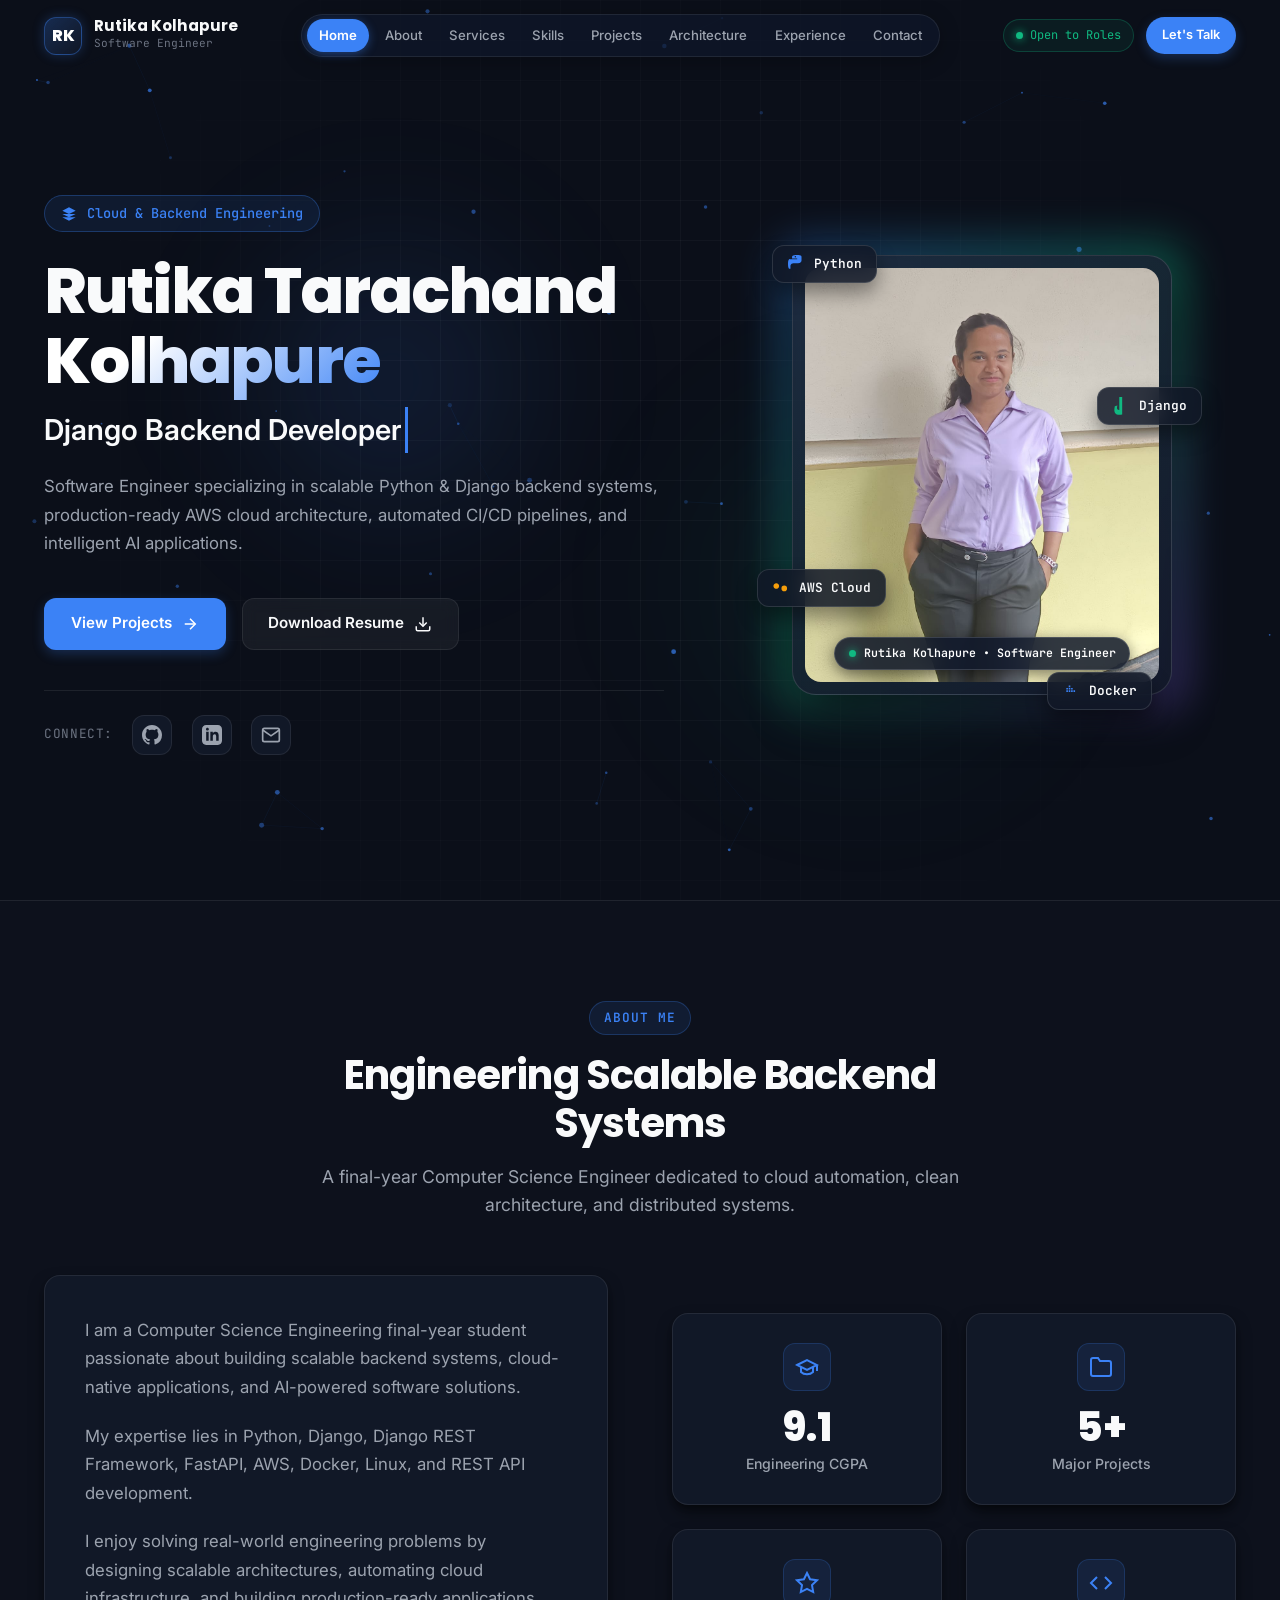
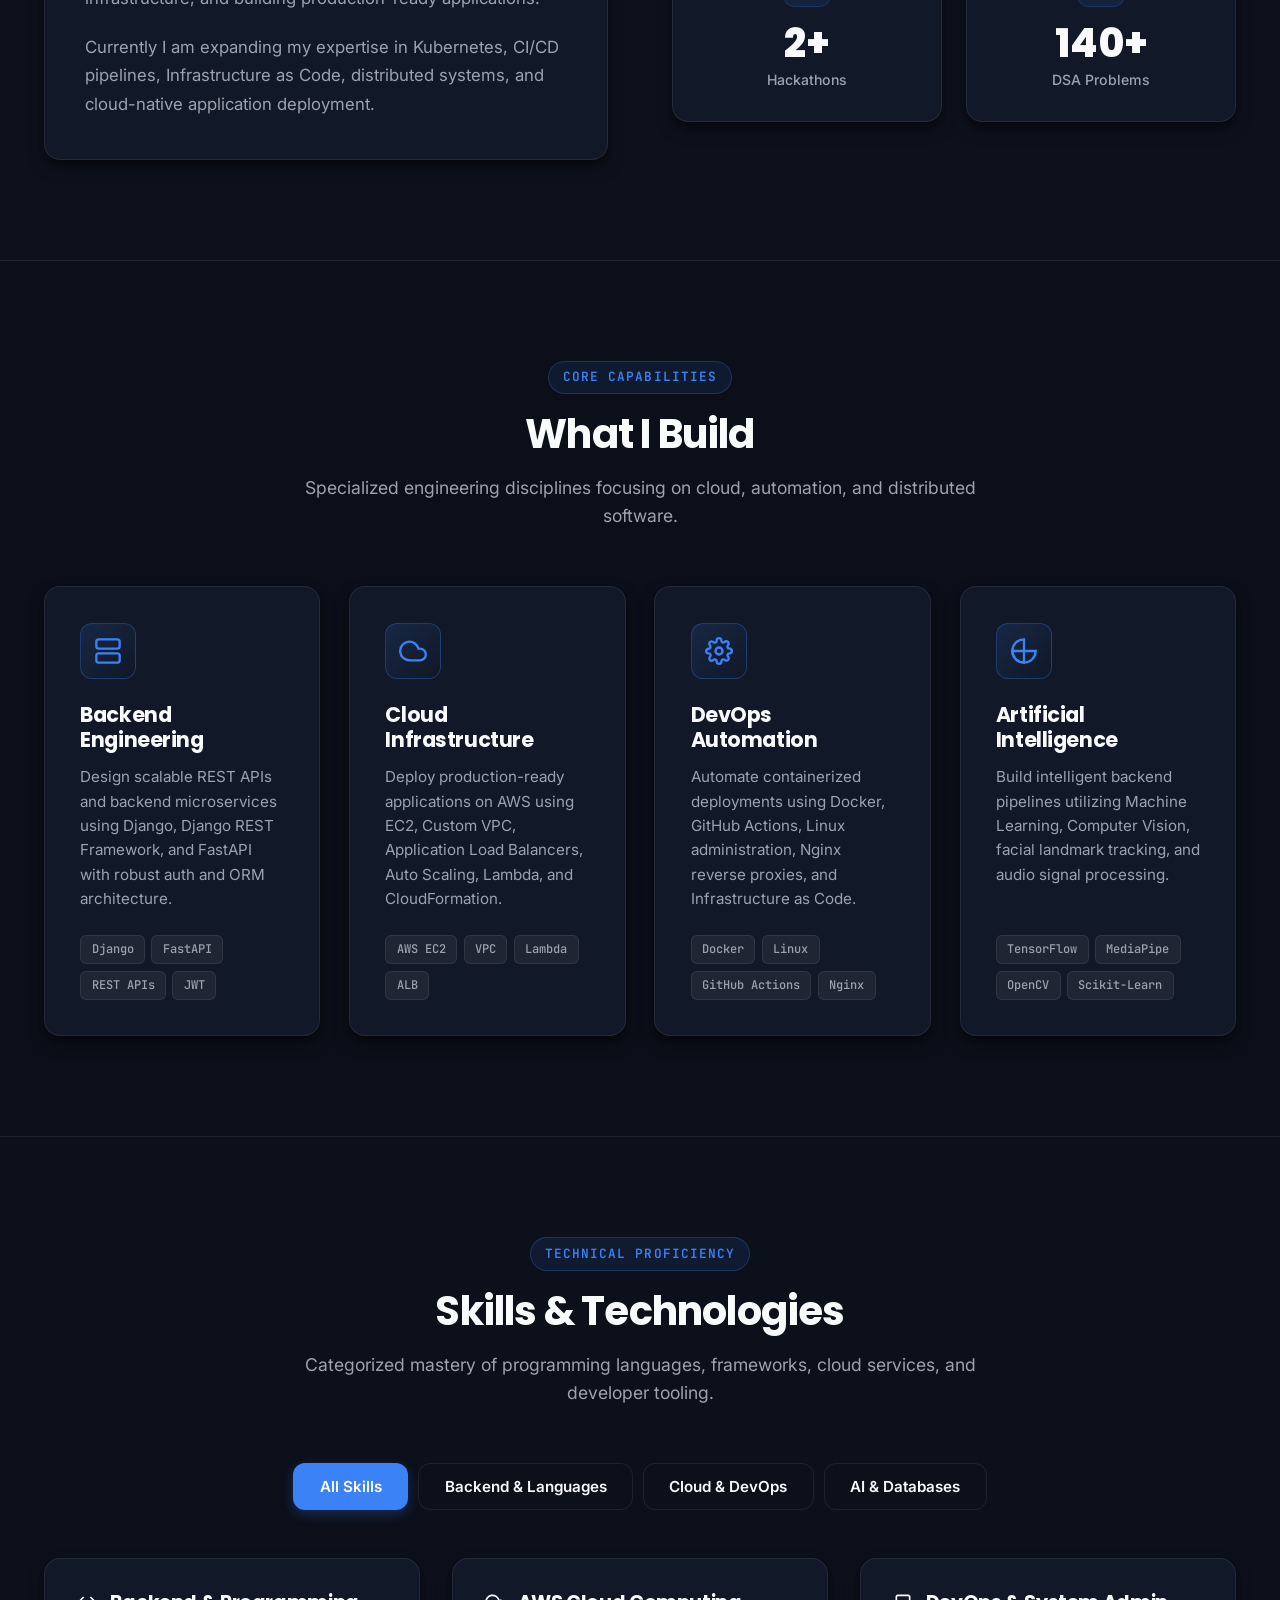
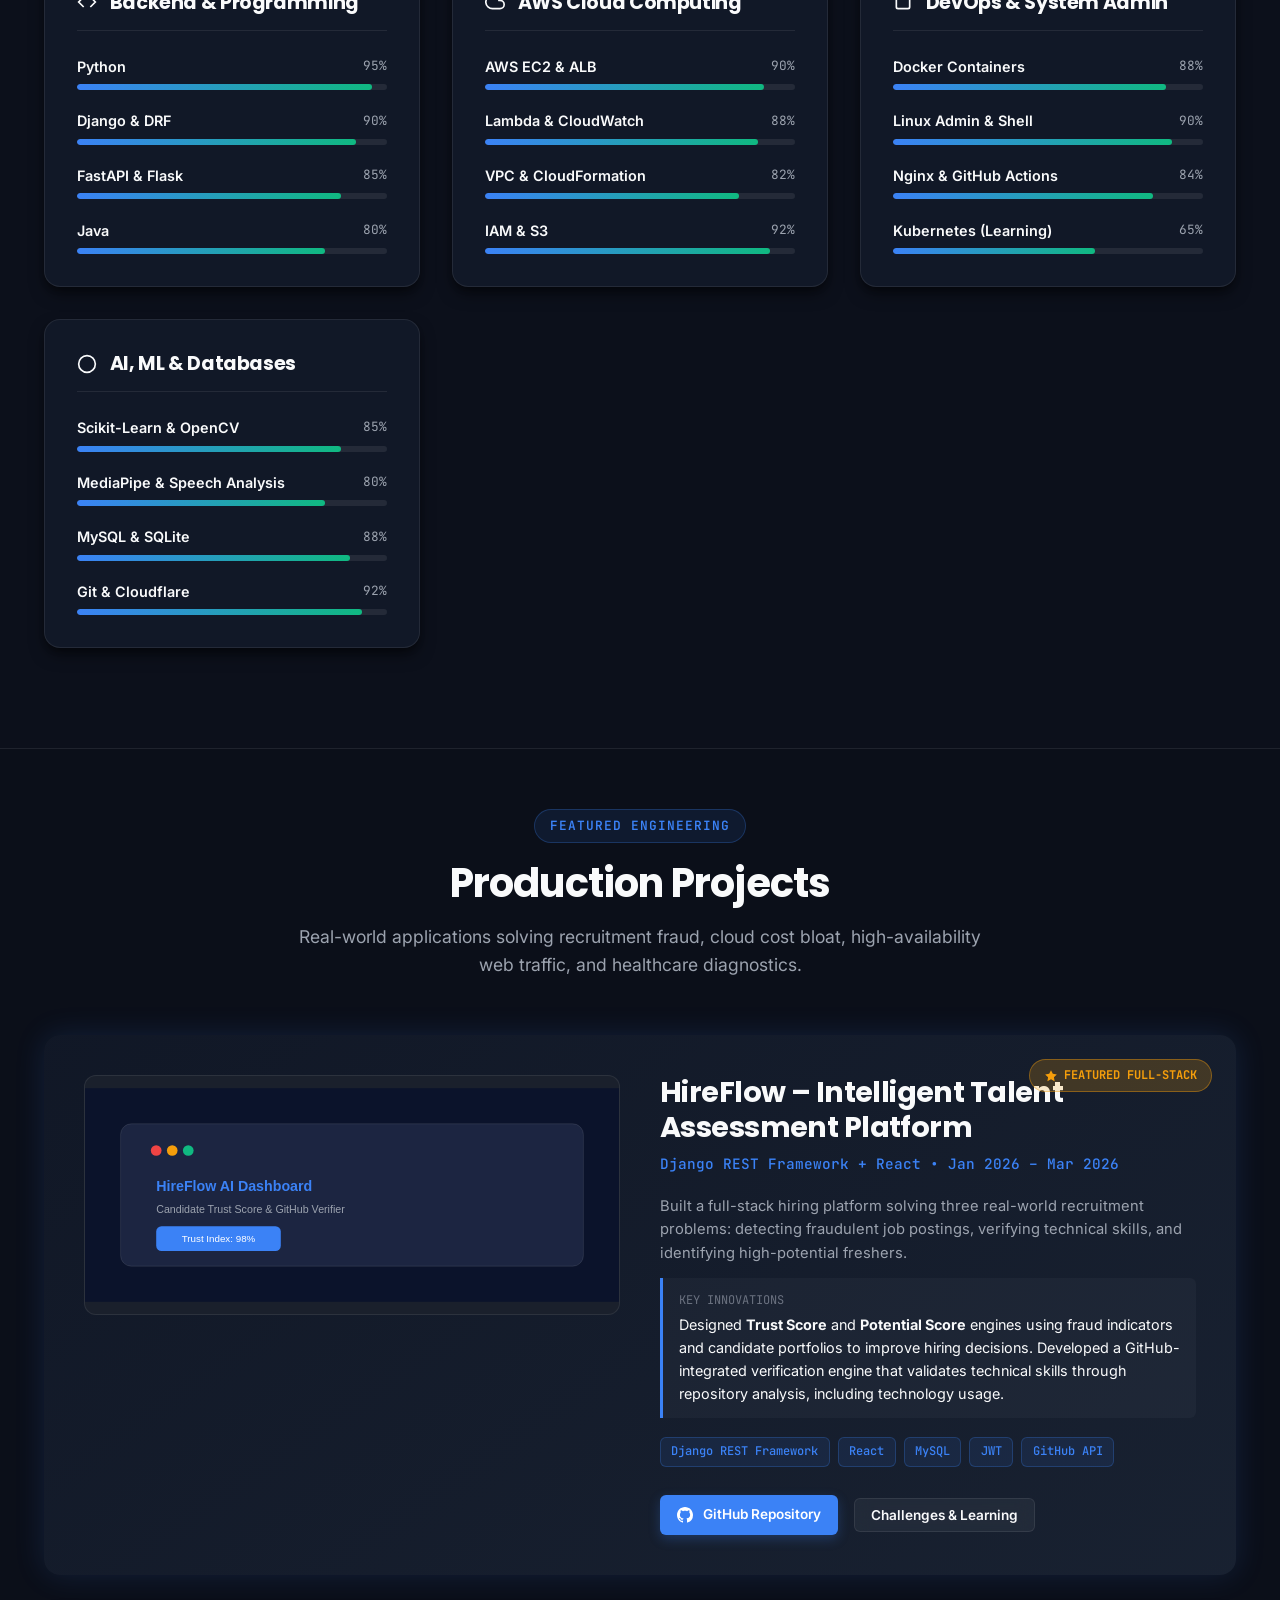
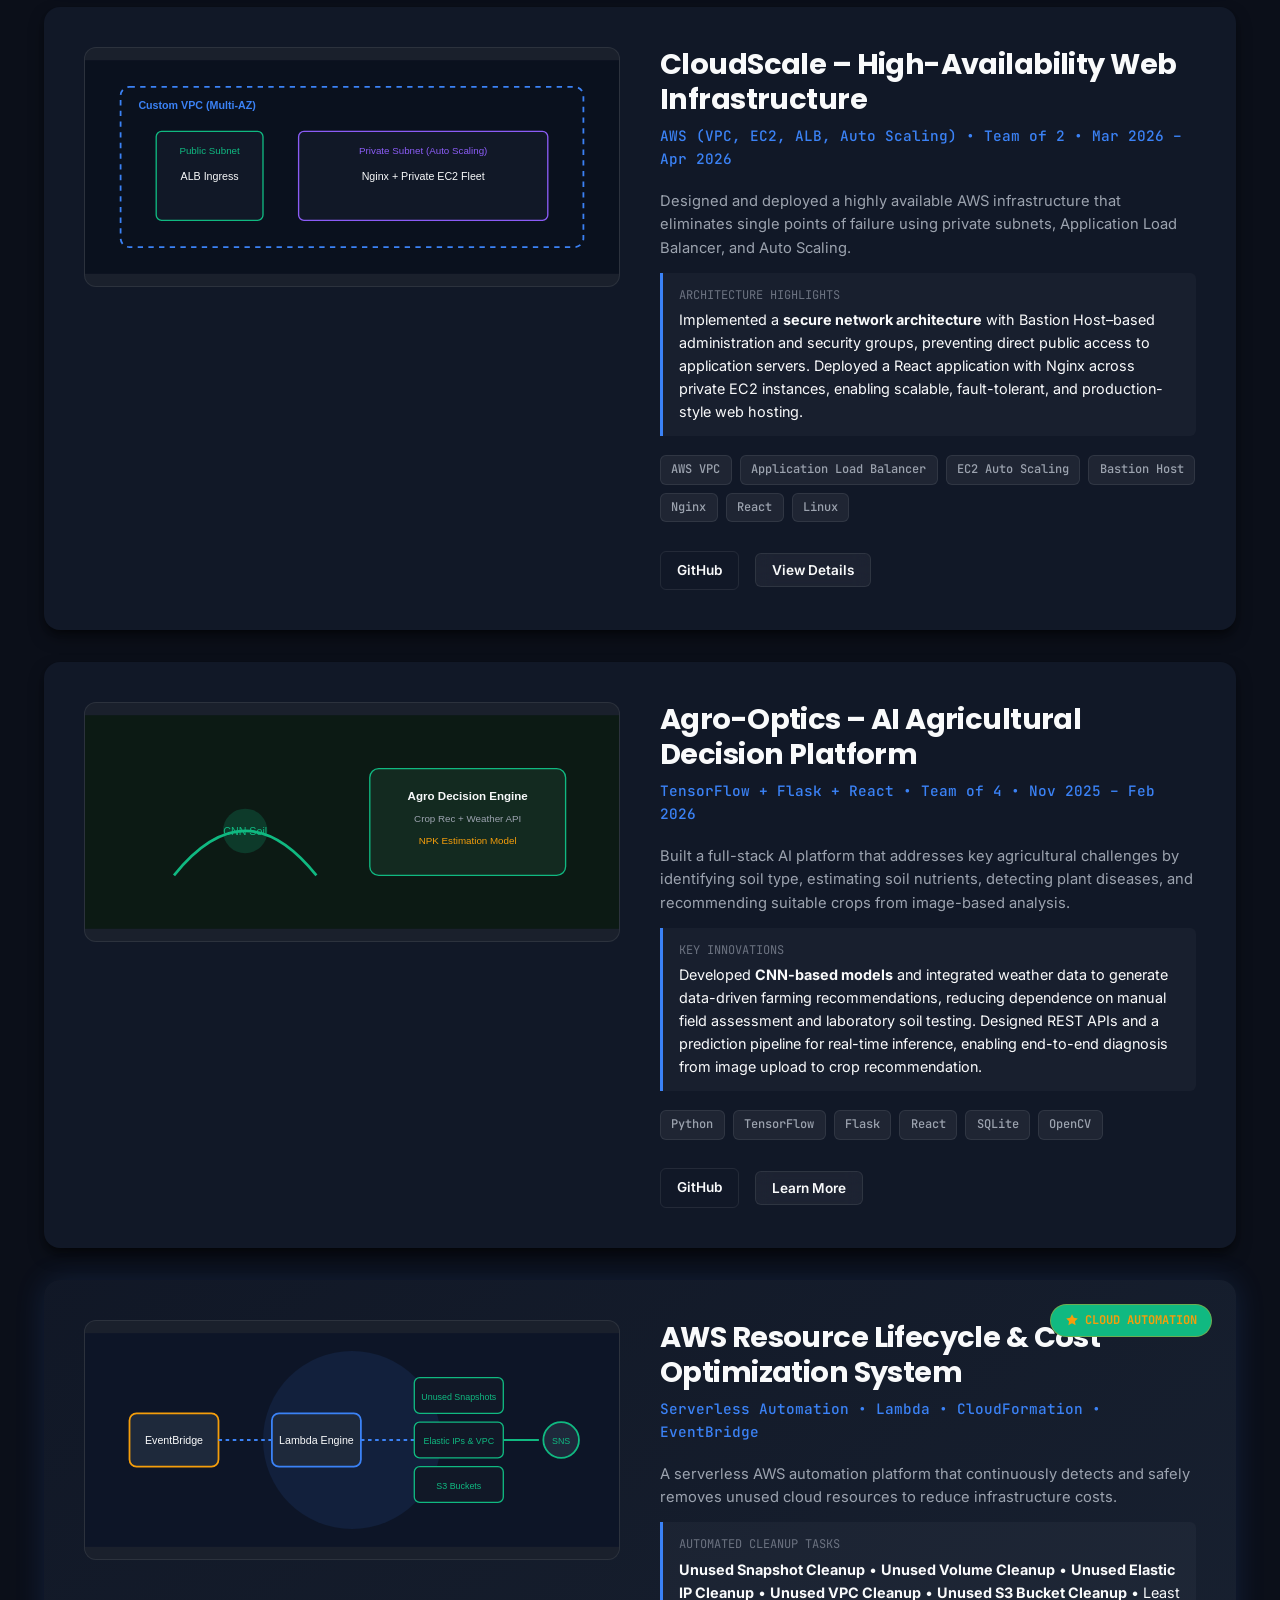
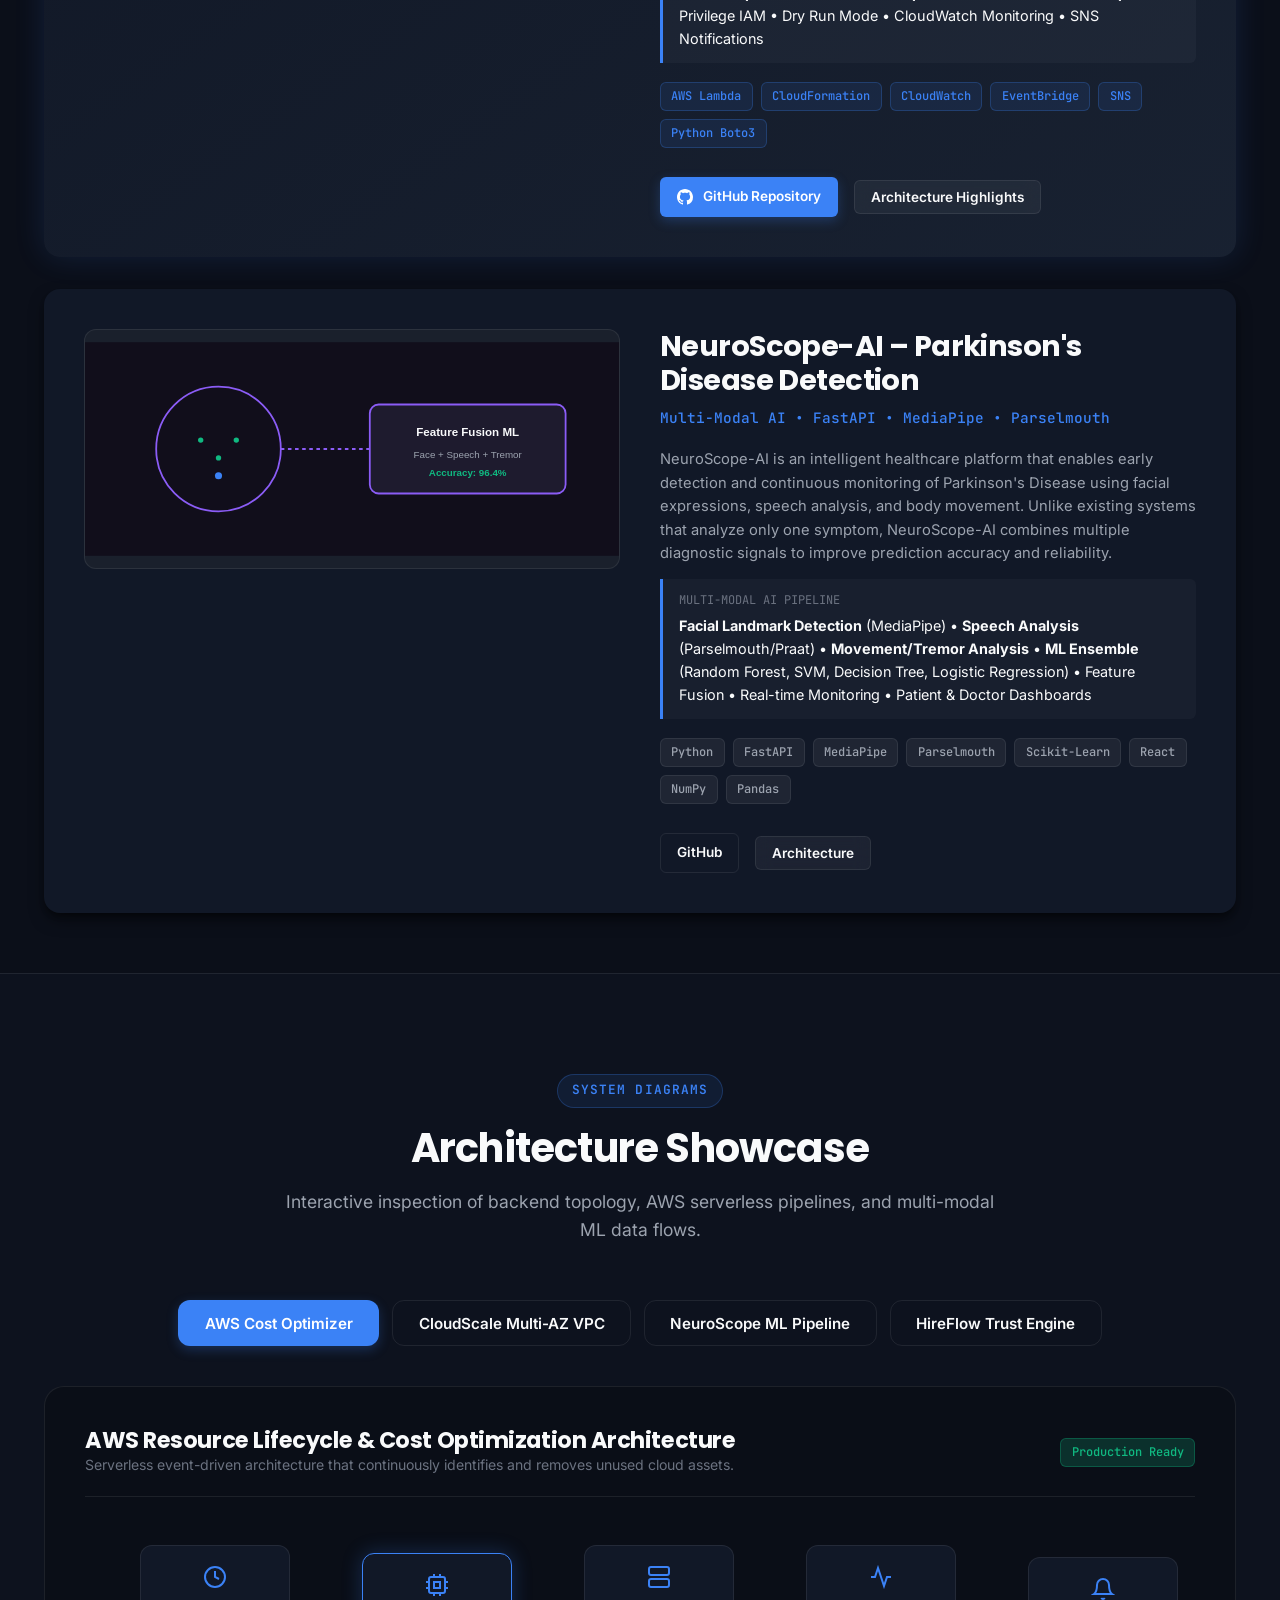
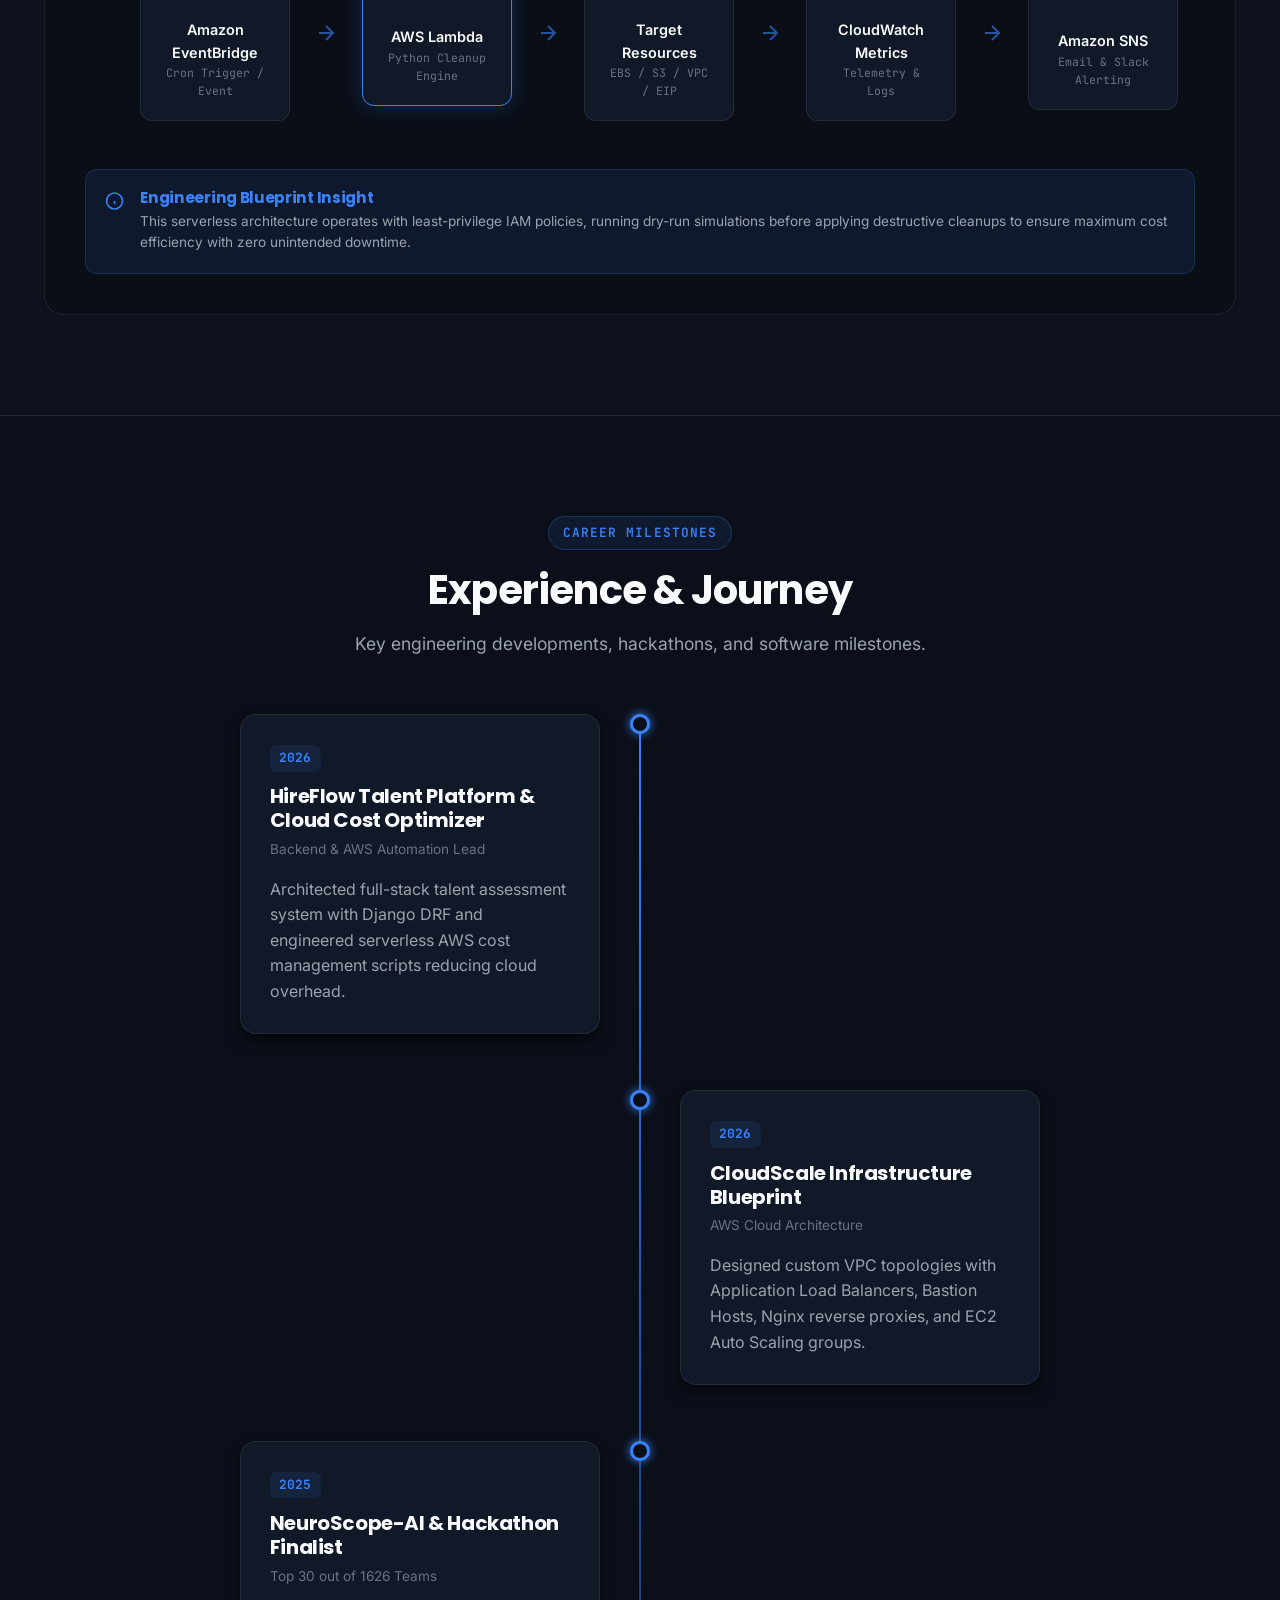
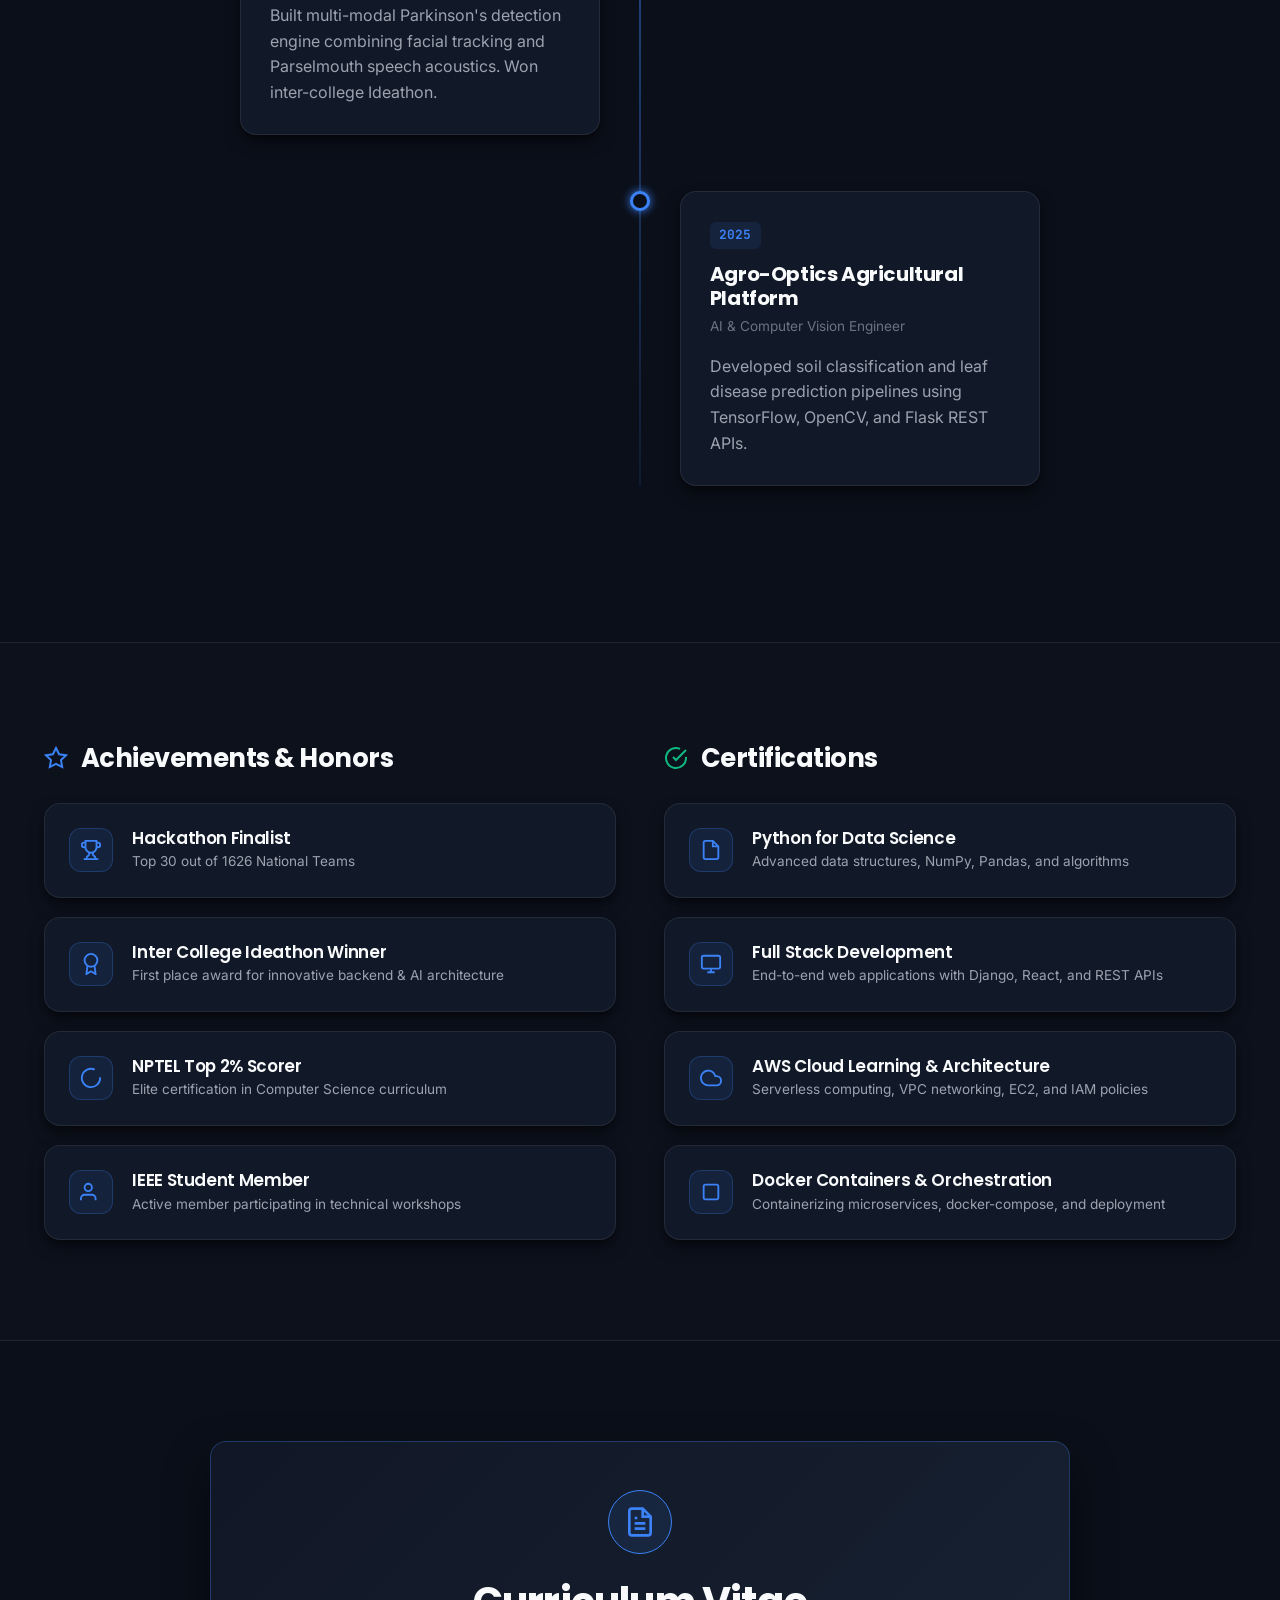
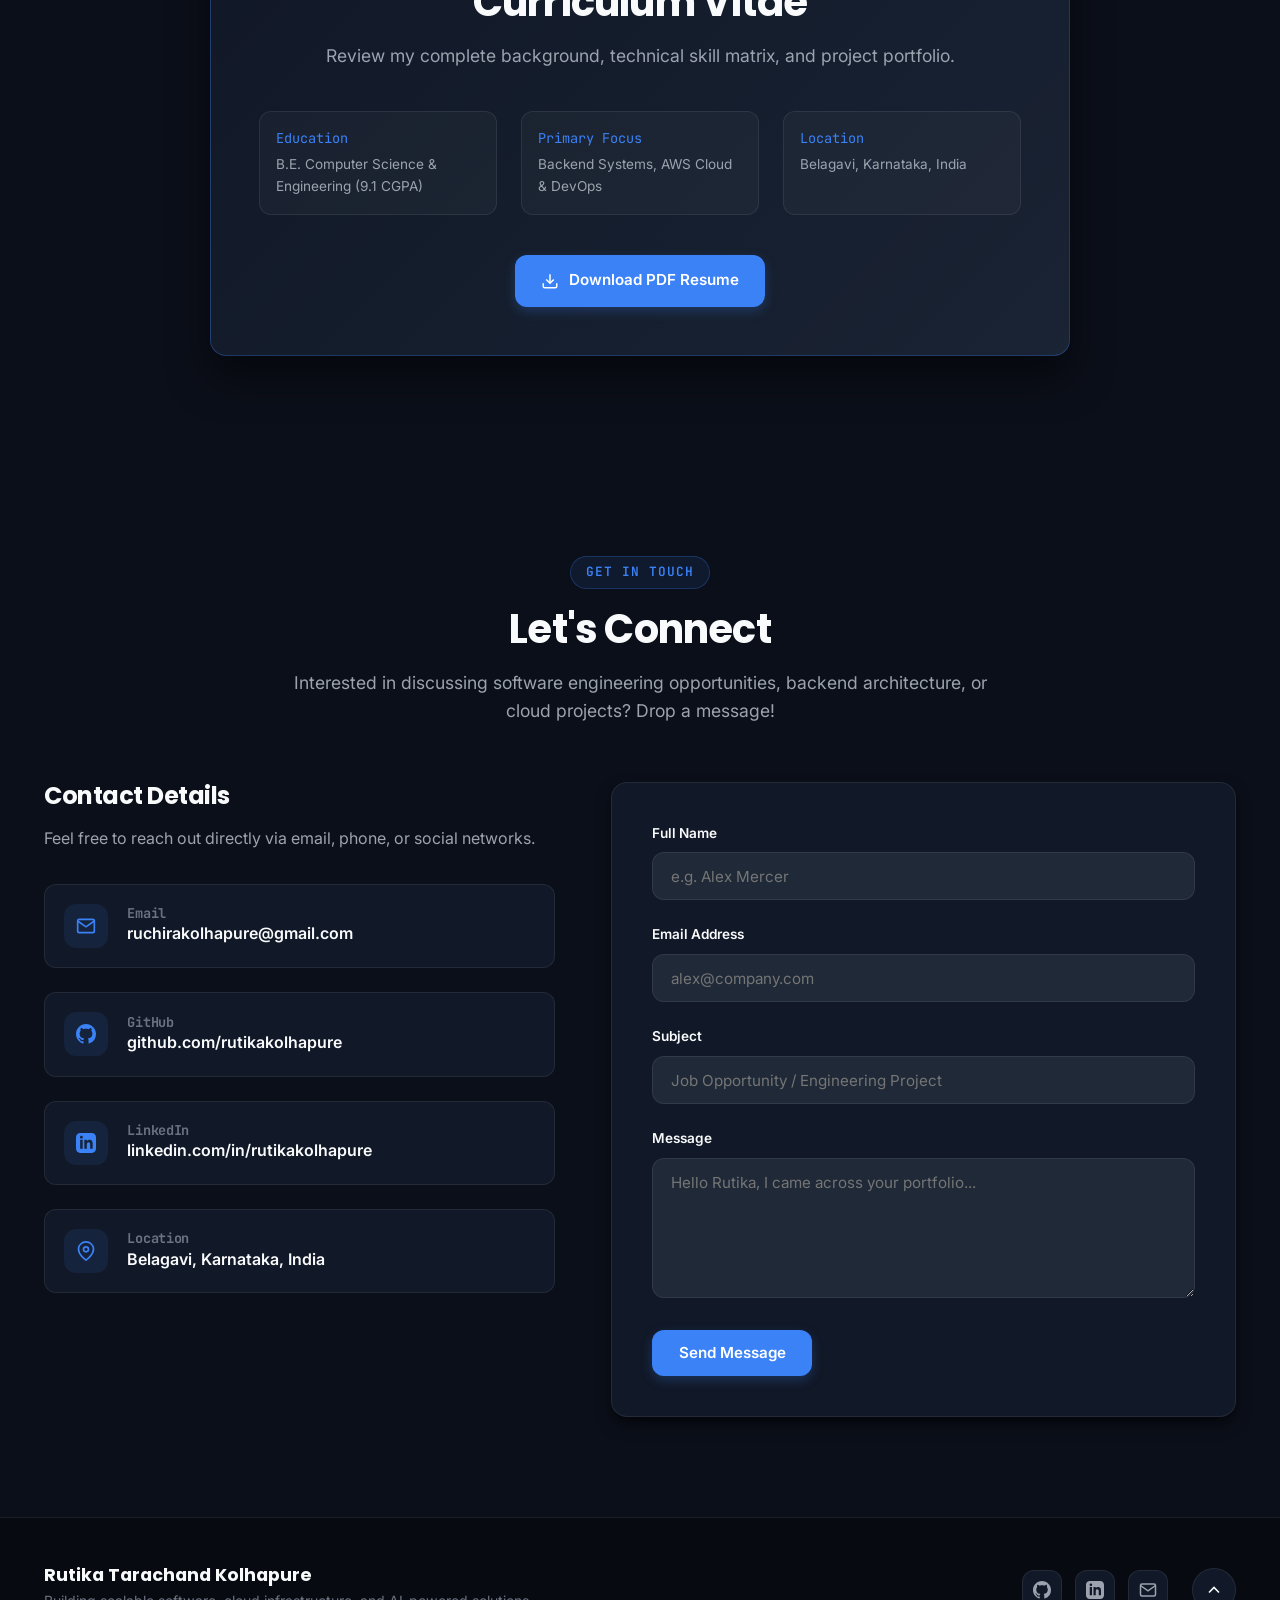
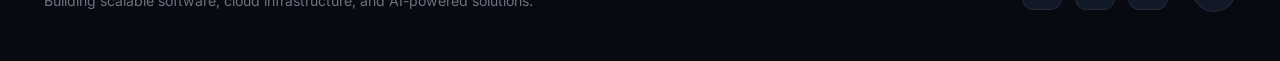
<file: index.html>
<!DOCTYPE html>
<html lang="en">
<head>
  <meta charset="UTF-8">
  <meta name="viewport" content="width=device-width, initial-scale=1.0">
  <meta name="description" content="Rutika Tarachand Kolhapure - Senior Software Engineer, Backend & Cloud Developer Portfolio. Expertise in Django, FastAPI, AWS, Docker, and AI/ML Systems.">
  <meta name="keywords" content="Rutika Kolhapure, Software Engineer, Backend Developer, AWS Cloud Engineer, Django, FastAPI, Python, DevOps, Portfolio">
  <meta name="author" content="Rutika Tarachand Kolhapure">
  
  <!-- Open Graph / Social Meta -->
  <meta property="og:type" content="website">
  <meta property="og:title" content="Rutika Kolhapure | Software Engineer Portfolio">
  <meta property="og:description" content="Senior Backend & Cloud Engineer specializing in scalable Python/Django systems, AWS infrastructure, and AI solutions.">
  <meta property="og:image" content="https://picsum.photos/seed/rutika-og/1200/630">
  
  <!-- Twitter Card -->
  <meta name="twitter:card" content="summary_large_image">
  <meta name="twitter:title" content="Rutika Kolhapure | Software Engineer">
  <meta name="twitter:description" content="Backend & Cloud Engineer Portfolio - Scalable Systems & AWS Cloud Architecture">
  
  <title>Rutika Kolhapure | Software Engineer & Cloud Developer</title>
  
  <!-- Stylesheets -->
  <link rel="stylesheet" href="./style.css">
</head>
<body>

  <!-- ==========================================
       1. LOADING SCREEN
       ========================================== -->
  <div id="loader" aria-label="Loading Website">
    <div class="loader-container">
      <svg class="loader-svg" viewBox="0 0 100 100">
        <circle class="loader-circle-bg" cx="50" cy="50" r="45"></circle>
        <circle class="loader-circle-progress" cx="50" cy="50" r="45"></circle>
      </svg>
      <div class="loader-brand">RK</div>
    </div>
    <div class="loader-text">Initializing Scalable Portfolio...</div>
  </div>

  <!-- ==========================================
       2. STICKY NAVBAR
       ========================================== -->
  <header class="navbar">
    <div class="container navbar-container">
      <a href="#home" class="nav-brand" aria-label="Rutika Kolhapure Home">
        <div class="brand-badge">RK</div>
        <div class="brand-info">
          <span class="brand-name">Rutika Kolhapure</span>
          <span class="brand-title">Software Engineer</span>
        </div>
      </a>

      <nav class="nav-center">
        <ul class="nav-menu">
          <li><a href="#home" class="nav-link active">Home</a></li>
          <li><a href="#about" class="nav-link">About</a></li>
          <li><a href="#what-i-build" class="nav-link">Services</a></li>
          <li><a href="#skills" class="nav-link">Skills</a></li>
          <li><a href="#projects" class="nav-link">Projects</a></li>
          <li><a href="#architecture" class="nav-link">Architecture</a></li>
          <li><a href="#experience" class="nav-link">Experience</a></li>
          <li><a href="#contact" class="nav-link">Contact</a></li>
        </ul>
      </nav>

      <div class="nav-actions">
        <div class="status-indicator">
          <span class="status-dot"></span>
          <span>Open to Roles</span>
        </div>
        <a href="#contact" class="btn btn-sm btn-primary nav-cta">Let's Talk</a>
        <button class="hamburger" aria-label="Toggle Mobile Menu">
          <span class="hamburger-line line-1"></span>
          <span class="hamburger-line line-2"></span>
          <span class="hamburger-line line-3"></span>
        </button>
      </div>
    </div>
  </header>

  <!-- Mobile Menu Drawer -->
  <div class="mobile-menu" aria-label="Mobile Navigation">
    <div class="mobile-menu-header">
      <div class="brand-badge">RK</div>
      <button class="mobile-menu-close" aria-label="Close Menu">
        <svg width="24" height="24" fill="none" stroke="currentColor" stroke-width="2" viewBox="0 0 24 24"><line x1="18" y1="6" x2="6" y2="18"/><line x1="6" y1="6" x2="18" y2="18"/></svg>
      </button>
    </div>
    <ul class="mobile-nav-links">
      <li><a href="#home"><span class="nav-num">01</span>Home</a></li>
      <li><a href="#about"><span class="nav-num">02</span>About</a></li>
      <li><a href="#what-i-build"><span class="nav-num">03</span>Services</a></li>
      <li><a href="#skills"><span class="nav-num">04</span>Skills</a></li>
      <li><a href="#projects"><span class="nav-num">05</span>Projects</a></li>
      <li><a href="#architecture"><span class="nav-num">06</span>Architecture</a></li>
      <li><a href="#experience"><span class="nav-num">07</span>Experience</a></li>
      <li><a href="#resume"><span class="nav-num">08</span>Resume</a></li>
      <li><a href="#contact"><span class="nav-num">09</span>Contact</a></li>
    </ul>
    <div class="mobile-menu-footer">
      <a href="#contact" class="btn btn-primary w-full">Let's Connect</a>
    </div>
  </div>

  <!-- ==========================================
       3. HERO SECTION
       ========================================== -->
  <section id="home" class="hero">
    <canvas id="particles-canvas"></canvas>
    <div class="hero-grid-bg"></div>
    <div class="hero-glow-blob-1"></div>
    <div class="hero-glow-blob-2"></div>

    <div class="container hero-container">
      <div class="hero-content">
        <div class="hero-greeting">
          <svg width="16" height="16" fill="currentColor" viewBox="0 0 24 24"><path d="M12 2L2 7l10 5 10-5-10-5zM2 17l10 5 10-5M2 12l10 5 10-5"/></svg>
          <span>Cloud & Backend Engineering</span>
        </div>

        <h1 class="hero-name">
          Rutika Tarachand <span>Kolhapure</span>
        </h1>

        <div class="hero-typing-wrapper">
          <span class="typing-text"></span>
        </div>

        <p class="hero-description">
          Software Engineer specializing in scalable Python & Django backend systems, production-ready AWS cloud architecture, automated CI/CD pipelines, and intelligent AI applications.
        </p>

        <div class="hero-buttons">
          <a href="#projects" class="btn btn-primary">
            <span>View Projects</span>
            <svg width="18" height="18" fill="none" stroke="currentColor" stroke-width="2" viewBox="0 0 24 24"><line x1="5" y1="12" x2="19" y2="12"/><polyline points="12 5 19 12 12 19"/></svg>
          </a>
          <a href="#resume" class="btn btn-secondary">
            <span>Download Resume</span>
            <svg width="18" height="18" fill="none" stroke="currentColor" stroke-width="2" viewBox="0 0 24 24"><path d="M21 15v4a2 2 0 0 1-2 2H5a2 2 0 0 1-2-2v-4"/><polyline points="7 10 12 15 17 10"/><line x1="12" y1="15" x2="12" y2="3"/></svg>
          </a>
        </div>

        <div class="hero-socials">
          <span class="hero-socials-label">Connect:</span>
          <a href="https://github.com/Rutikakolhapure" target="_blank" rel="noopener noreferrer" class="social-icon-btn" aria-label="GitHub Profile">
            <svg width="20" height="20" fill="currentColor" viewBox="0 0 24 24"><path d="M12 0C5.37 0 0 5.37 0 12c0 5.31 3.435 9.795 8.205 11.385.6.105.825-.255.825-.57 0-.285-.015-1.23-.015-2.235-3.015.555-3.795-.735-4.035-1.41-.135-.345-.72-1.41-1.23-1.695-.42-.225-1.02-.78-.015-.795.945-.015 1.62.87 1.845 1.23 1.08 1.815 2.805 1.305 3.495.99.105-.78.42-1.305.765-1.605-2.67-.3-5.46-1.335-5.46-5.925 0-1.305.465-2.385 1.23-3.225-.12-.3-.54-1.53.12-3.18 0 0 1.005-.315 3.3 1.23.96-.27 1.98-.405 3-.405s2.04.135 3 .405c2.295-1.56 3.3-1.23 3.3-1.23.66 1.65.24 2.88.12 3.18.765.84 1.23 1.905 1.23 3.225 0 4.605-2.805 5.625-5.475 5.925.435.375.81 1.095.81 2.22 0 1.605-.015 2.895-.015 3.3 0 .315.225.69.825.57A12.02 12.02 0 0024 12c0-6.63-5.37-12-12-12z"/></svg>
          </a>
          <a href="https://www.linkedin.com/in/rutika-kolhapure/" target="_blank" rel="noopener noreferrer" class="social-icon-btn" aria-label="LinkedIn Profile">
            <svg width="20" height="20" fill="currentColor" viewBox="0 0 24 24"><path d="M19 0h-14c-2.761 0-5 2.239-5 5v14c0 2.761 2.239 5 5 5h14c2.762 0 5-2.239 5-5v-14c0-2.761-2.238-5-5-5zm-11 19h-3v-11h3v11zm-1.5-12.268c-.966 0-1.75-.79-1.75-1.764s.784-1.764 1.75-1.764 1.75.79 1.75 1.764-.783 1.764-1.75 1.764zm13.5 12.268h-3v-5.604c0-3.368-4-3.113-4 0v5.604h-3v-11h3v1.765c1.396-2.586 7-2.777 7 2.476v6.759z"/></svg>
          </a>
          <a href="mailto:ruchirakolhapure@gmail.com" class="social-icon-btn" aria-label="Send Email">
            <svg width="20" height="20" fill="none" stroke="currentColor" stroke-width="2" viewBox="0 0 24 24"><path d="M4 4h16c1.1 0 2 .9 2 2v12c0 1.1-.9 2-2 2H4c-1.1 0-2-.9-2-2V6c0-1.1.9-2 2-2z"/><polyline points="22,6 12,13 2,6"/></svg>
          </a>
        </div>
      </div>

      <div class="hero-visual">
        <div class="hero-frame-wrapper">
          <div class="glowing-ring"></div>
          <div class="hero-glass-frame">
            <div class="hero-img-container">
              <img 
                
                src="/assets/rutika_photo.jpeg" 
                alt="Rutika Tarachand Kolhapure - Software Engineer" 
                class="hero-img" 
                referrerPolicy="no-referrer"
                onError="this.onerror=null; this.src='/assets/rutika_photo.svg';"
              />
              <div class="hero-img-overlay">
                <div class="profile-tag">
                  <span class="status-pulse"></span>
                  <span>Rutika Kolhapure • Software Engineer</span>
                </div>
              </div>
            </div>
          </div>

          <!-- Floating Badges -->
          <div class="floating-badge fb-python">
            <svg viewBox="0 0 24 24" fill="#3B82F6"><path d="M12 0C5.38 0 5.4 2.32 5.4 2.32V4.7H12.2V5.5H2.33S0 5.25 0 11.91c0 6.66 2.05 6.42 2.05 6.42h1.22v-3.41s-.06-4.08 4.02-4.08h6.86s3.88.08 3.88-3.76V2.32S18.62 0 12 0zm-2.18 1.48c.55 0 .99.44.99.99 0 .55-.44.99-.99.99-.55 0-.99-.44-.99-.99 0-.55.44-.99.99-.99z"/></svg>
            <span>Python</span>
          </div>
          <div class="floating-badge fb-django">
            <svg viewBox="0 0 24 24" fill="#10B981"><path d="M11.23 0H8.38v17.48c-1.39.08-2.31-.38-2.77-1.38-.46-1.08-.38-2.62.23-4.62l-3.39.92c-.69 2.77-.85 5.08-.46 6.93.38 1.85 1.46 3.15 3.23 3.92 1.77.77 4.15.77 7.01 0V0z"/></svg>
            <span>Django</span>
          </div>
          <div class="floating-badge fb-aws">
            <svg viewBox="0 0 24 24" fill="#F59E0B"><path d="M18.75 12.5a3.75 3.75 0 1 0-3.75 3.75 3.75 3.75 0 0 0 3.75-3.75zm-12.5 0A3.75 3.75 0 1 0 2.5 12.5 3.75 3.75 0 0 0 6.25 12.5z"/></svg>
            <span>AWS Cloud</span>
          </div>
          <div class="floating-badge fb-docker">
            <svg viewBox="0 0 24 24" fill="#3B82F6"><path d="M13.98 11.08h2.12v2.12h-2.12zm-3.18 0h2.12v2.12h-2.12zm-3.18 0h2.12v2.12H7.62zm-3.18 0h2.12v2.12H4.44zm6.36-3.18h2.12v2.12h-2.12zm-3.18 0h2.12v2.12H7.62zm-3.18 0h2.12v2.12H4.44zm3.18-3.18h2.12v2.12H7.62z"/></svg>
            <span>Docker</span>
          </div>
        </div>
      </div>
    </div>
  </section>

  <!-- ==========================================
       4. ABOUT ME SECTION
       ========================================== -->
  <section id="about" class="about">
    <div class="container">
      <div class="section-header">
        <div class="section-tag">About Me</div>
        <h2 class="section-title">Engineering Scalable Backend Systems</h2>
        <p class="section-subtitle">A final-year Computer Science Engineer dedicated to cloud automation, clean architecture, and distributed systems.</p>
      </div>

      <div class="about-grid">
        <div class="glass-card about-bio-card">
          <div class="about-bio-text">
            <p>
              I am a Computer Science Engineering final-year student passionate about building scalable backend systems, cloud-native applications, and AI-powered software solutions.
            </p>
            <p>
              My expertise lies in Python, Django, Django REST Framework, FastAPI, AWS, Docker, Linux, and REST API development.
            </p>
            <p>
              I enjoy solving real-world engineering problems by designing scalable architectures, automating cloud infrastructure, and building production-ready applications.
            </p>
            <p>
              Currently I am expanding my expertise in Kubernetes, CI/CD pipelines, Infrastructure as Code, distributed systems, and cloud-native application deployment.
            </p>
          </div>
        </div>

        <div class="about-stats-grid">
          <div class="glass-card stat-card">
            <div class="stat-icon-wrapper">
              <svg width="24" height="24" fill="none" stroke="currentColor" stroke-width="2" viewBox="0 0 24 24"><path d="M22 10v6M2 10l10-5 10 5-10 5z"/><path d="M6 12v5c3 3 9 3 12 0v-5"/></svg>
            </div>
            <div class="stat-number" data-count="9.1">0</div>
            <div class="stat-label">Engineering CGPA</div>
          </div>

          <div class="glass-card stat-card">
            <div class="stat-icon-wrapper">
              <svg width="24" height="24" fill="none" stroke="currentColor" stroke-width="2" viewBox="0 0 24 24"><path d="M22 19a2 2 0 0 1-2 2H4a2 2 0 0 1-2-2V5a2 2 0 0 1 2-2h5l2 3h9a2 2 0 0 1 2 2z"/></svg>
            </div>
            <div class="stat-number" data-count="5" data-suffix="+">0</div>
            <div class="stat-label">Major Projects</div>
          </div>

          <div class="glass-card stat-card">
            <div class="stat-icon-wrapper">
              <svg width="24" height="24" fill="none" stroke="currentColor" stroke-width="2" viewBox="0 0 24 24"><polygon points="12 2 15.09 8.26 22 9.27 17 14.14 18.18 21.02 12 17.77 5.82 21.02 7 14.14 2 9.27 8.91 8.26 12 2"/></svg>
            </div>
            <div class="stat-number" data-count="2" data-suffix="+">0</div>
            <div class="stat-label">Hackathons</div>
          </div>

          <div class="glass-card stat-card">
            <div class="stat-icon-wrapper">
              <svg width="24" height="24" fill="none" stroke="currentColor" stroke-width="2" viewBox="0 0 24 24"><polyline points="16 18 22 12 16 6"/><polyline points="8 6 2 12 8 18"/></svg>
            </div>
            <div class="stat-number" data-count="140" data-suffix="+">0</div>
            <div class="stat-label">DSA Problems</div>
          </div>
        </div>
      </div>
    </div>
  </section>

  <!-- ==========================================
       5. WHAT I BUILD SECTION
       ========================================== -->
  <section id="what-i-build" class="what-i-build">
    <div class="container">
      <div class="section-header">
        <div class="section-tag">Core Capabilities</div>
        <h2 class="section-title">What I Build</h2>
        <p class="section-subtitle">Specialized engineering disciplines focusing on cloud, automation, and distributed software.</p>
      </div>

      <div class="services-grid">
        <div class="glass-card service-card">
          <div class="service-icon-box">
            <svg width="28" height="28" fill="none" stroke="currentColor" stroke-width="2" viewBox="0 0 24 24"><rect x="2" y="2" width="20" height="8" rx="2"/><rect x="2" y="14" width="20" height="8" rx="2"/><line x1="6" y1="6" x2="6.01" y2="6"/><line x1="6" y1="18" x2="6.01" y2="18"/></svg>
          </div>
          <h3 class="service-title">Backend Engineering</h3>
          <p class="service-desc">Design scalable REST APIs and backend microservices using Django, Django REST Framework, and FastAPI with robust auth and ORM architecture.</p>
          <div class="service-tags">
            <span class="badge">Django</span>
            <span class="badge">FastAPI</span>
            <span class="badge">REST APIs</span>
            <span class="badge">JWT</span>
          </div>
        </div>

        <div class="glass-card service-card">
          <div class="service-icon-box">
            <svg width="28" height="28" fill="none" stroke="currentColor" stroke-width="2" viewBox="0 0 24 24"><path d="M18 10h-1.26A8 8 0 1 0 9 20h9a5 5 0 0 0 0-10z"/></svg>
          </div>
          <h3 class="service-title">Cloud Infrastructure</h3>
          <p class="service-desc">Deploy production-ready applications on AWS using EC2, Custom VPC, Application Load Balancers, Auto Scaling, Lambda, and CloudFormation.</p>
          <div class="service-tags">
            <span class="badge">AWS EC2</span>
            <span class="badge">VPC</span>
            <span class="badge">Lambda</span>
            <span class="badge">ALB</span>
          </div>
        </div>

        <div class="glass-card service-card">
          <div class="service-icon-box">
            <svg width="28" height="28" fill="none" stroke="currentColor" stroke-width="2" viewBox="0 0 24 24"><circle cx="12" cy="12" r="3"/><path d="M19.4 15a1.65 1.65 0 0 0 .33 1.82l.06.06a2 2 0 0 1 0 2.83 2 2 0 0 1-2.83 0l-.06-.06a1.65 1.65 0 0 0-1.82-.33 1.65 1.65 0 0 0-1 1.51V21a2 2 0 0 1-2 2 2 2 0 0 1-2-2v-.09A1.65 1.65 0 0 0 9 19.4a1.65 1.65 0 0 0-1.82.33l-.06.06a2 2 0 0 1-2.83 0 2 2 0 0 1 0-2.83l.06-.06a1.65 1.65 0 0 0 .33-1.82 1.65 1.65 0 0 0-1.51-1H3a2 2 0 0 1-2-2 2 2 0 0 1 2-2h.09A1.65 1.65 0 0 0 4.6 9a1.65 1.65 0 0 0-.33-1.82l-.06-.06a2 2 0 0 1 0-2.83 2 2 0 0 1 2.83 0l.06.06a1.65 1.65 0 0 0 1.82.33H9a1.65 1.65 0 0 0 1-1.51V3a2 2 0 0 1 2-2 2 2 0 0 1 2 2v.09a1.65 1.65 0 0 0 1 1.51 1.65 1.65 0 0 0 1.82-.33l.06-.06a2 2 0 0 1 2.83 0 2 2 0 0 1 0 2.83l-.06.06a1.65 1.65 0 0 0-.33 1.82V9a1.65 1.65 0 0 0 1.51 1H21a2 2 0 0 1 2 2 2 2 0 0 1-2 2h-.09a1.65 1.65 0 0 0-1.51 1z"/></svg>
          </div>
          <h3 class="service-title">DevOps Automation</h3>
          <p class="service-desc">Automate containerized deployments using Docker, GitHub Actions, Linux administration, Nginx reverse proxies, and Infrastructure as Code.</p>
          <div class="service-tags">
            <span class="badge">Docker</span>
            <span class="badge">Linux</span>
            <span class="badge">GitHub Actions</span>
            <span class="badge">Nginx</span>
          </div>
        </div>

        <div class="glass-card service-card">
          <div class="service-icon-box">
            <svg width="28" height="28" fill="none" stroke="currentColor" stroke-width="2" viewBox="0 0 24 24"><path d="M12 2a10 10 0 1 0 10 10H12V2z"/><path d="M12 12L2.1 12a10 10 0 0 0 9.9 10V12z"/></svg>
          </div>
          <h3 class="service-title">Artificial Intelligence</h3>
          <p class="service-desc">Build intelligent backend pipelines utilizing Machine Learning, Computer Vision, facial landmark tracking, and audio signal processing.</p>
          <div class="service-tags">
            <span class="badge">TensorFlow</span>
            <span class="badge">MediaPipe</span>
            <span class="badge">OpenCV</span>
            <span class="badge">Scikit-Learn</span>
          </div>
        </div>
      </div>
    </div>
  </section>

  <!-- ==========================================
       6. SKILLS SECTION
       ========================================== -->
  <section id="skills" class="skills">
    <div class="container">
      <div class="section-header">
        <div class="section-tag">Technical Proficiency</div>
        <h2 class="section-title">Skills & Technologies</h2>
        <p class="section-subtitle">Categorized mastery of programming languages, frameworks, cloud services, and developer tooling.</p>
      </div>

      <div class="skills-filter">
        <button class="btn btn-primary skill-filter-btn" data-category="all">All Skills</button>
        <button class="btn btn-outline skill-filter-btn" data-category="backend">Backend & Languages</button>
        <button class="btn btn-outline skill-filter-btn" data-category="cloud">Cloud & DevOps</button>
        <button class="btn btn-outline skill-filter-btn" data-category="ai">AI & Databases</button>
      </div>

      <div class="skills-categories-grid">
        <!-- Programming & Backend -->
        <div class="glass-card skill-category-card" data-category="backend">
          <div class="skill-cat-header">
            <svg width="20" height="20" fill="none" stroke="currentColor" stroke-width="2" viewBox="0 0 24 24"><polyline points="16 18 22 12 16 6"/><polyline points="8 6 2 12 8 18"/></svg>
            <h3 class="skill-cat-title">Backend & Programming</h3>
          </div>
          <div class="skill-items-list">
            <div class="skill-item">
              <div class="skill-info"><span class="skill-name">Python</span><span class="skill-perc">95%</span></div>
              <div class="skill-progress-bg"><div class="skill-progress-bar" data-progress="95"></div></div>
            </div>
            <div class="skill-item">
              <div class="skill-info"><span class="skill-name">Django & DRF</span><span class="skill-perc">90%</span></div>
              <div class="skill-progress-bg"><div class="skill-progress-bar" data-progress="90"></div></div>
            </div>
            <div class="skill-item">
              <div class="skill-info"><span class="skill-name">FastAPI & Flask</span><span class="skill-perc">85%</span></div>
              <div class="skill-progress-bg"><div class="skill-progress-bar" data-progress="85"></div></div>
            </div>
            <div class="skill-item">
              <div class="skill-info"><span class="skill-name">Java</span><span class="skill-perc">80%</span></div>
              <div class="skill-progress-bg"><div class="skill-progress-bar" data-progress="80"></div></div>
            </div>
          </div>
        </div>

        <!-- Cloud Infrastructure -->
        <div class="glass-card skill-category-card" data-category="cloud">
          <div class="skill-cat-header">
            <svg width="20" height="20" fill="none" stroke="currentColor" stroke-width="2" viewBox="0 0 24 24"><path d="M18 10h-1.26A8 8 0 1 0 9 20h9a5 5 0 0 0 0-10z"/></svg>
            <h3 class="skill-cat-title">AWS Cloud Computing</h3>
          </div>
          <div class="skill-items-list">
            <div class="skill-item">
              <div class="skill-info"><span class="skill-name">AWS EC2 & ALB</span><span class="skill-perc">90%</span></div>
              <div class="skill-progress-bg"><div class="skill-progress-bar" data-progress="90"></div></div>
            </div>
            <div class="skill-item">
              <div class="skill-info"><span class="skill-name">Lambda & CloudWatch</span><span class="skill-perc">88%</span></div>
              <div class="skill-progress-bg"><div class="skill-progress-bar" data-progress="88"></div></div>
            </div>
            <div class="skill-item">
              <div class="skill-info"><span class="skill-name">VPC & CloudFormation</span><span class="skill-perc">82%</span></div>
              <div class="skill-progress-bg"><div class="skill-progress-bar" data-progress="82"></div></div>
            </div>
            <div class="skill-item">
              <div class="skill-info"><span class="skill-name">IAM & S3</span><span class="skill-perc">92%</span></div>
              <div class="skill-progress-bg"><div class="skill-progress-bar" data-progress="92"></div></div>
            </div>
          </div>
        </div>

        <!-- DevOps & Automation -->
        <div class="glass-card skill-category-card" data-category="cloud">
          <div class="skill-cat-header">
            <svg width="20" height="20" fill="none" stroke="currentColor" stroke-width="2" viewBox="0 0 24 24"><rect x="4" y="4" width="16" height="16" rx="2"/></svg>
            <h3 class="skill-cat-title">DevOps & System Admin</h3>
          </div>
          <div class="skill-items-list">
            <div class="skill-item">
              <div class="skill-info"><span class="skill-name">Docker Containers</span><span class="skill-perc">88%</span></div>
              <div class="skill-progress-bg"><div class="skill-progress-bar" data-progress="88"></div></div>
            </div>
            <div class="skill-item">
              <div class="skill-info"><span class="skill-name">Linux Admin & Shell</span><span class="skill-perc">90%</span></div>
              <div class="skill-progress-bg"><div class="skill-progress-bar" data-progress="90"></div></div>
            </div>
            <div class="skill-item">
              <div class="skill-info"><span class="skill-name">Nginx & GitHub Actions</span><span class="skill-perc">84%</span></div>
              <div class="skill-progress-bg"><div class="skill-progress-bar" data-progress="84"></div></div>
            </div>
            <div class="skill-item">
              <div class="skill-info"><span class="skill-name">Kubernetes (Learning)</span><span class="skill-perc">65%</span></div>
              <div class="skill-progress-bg"><div class="skill-progress-bar" data-progress="65"></div></div>
            </div>
          </div>
        </div>

        <!-- AI & Data -->
        <div class="glass-card skill-category-card" data-category="ai">
          <div class="skill-cat-header">
            <svg width="20" height="20" fill="none" stroke="currentColor" stroke-width="2" viewBox="0 0 24 24"><circle cx="12" cy="12" r="10"/></svg>
            <h3 class="skill-cat-title">AI, ML & Databases</h3>
          </div>
          <div class="skill-items-list">
            <div class="skill-item">
              <div class="skill-info"><span class="skill-name">Scikit-Learn & OpenCV</span><span class="skill-perc">85%</span></div>
              <div class="skill-progress-bg"><div class="skill-progress-bar" data-progress="85"></div></div>
            </div>
            <div class="skill-item">
              <div class="skill-info"><span class="skill-name">MediaPipe & Speech Analysis</span><span class="skill-perc">80%</span></div>
              <div class="skill-progress-bg"><div class="skill-progress-bar" data-progress="80"></div></div>
            </div>
            <div class="skill-item">
              <div class="skill-info"><span class="skill-name">MySQL & SQLite</span><span class="skill-perc">88%</span></div>
              <div class="skill-progress-bg"><div class="skill-progress-bar" data-progress="88"></div></div>
            </div>
            <div class="skill-item">
              <div class="skill-info"><span class="skill-name">Git & Cloudflare</span><span class="skill-perc">92%</span></div>
              <div class="skill-progress-bg"><div class="skill-progress-bar" data-progress="92"></div></div>
            </div>
          </div>
        </div>
      </div>
    </div>
  </section>

  <!-- ==========================================
       7. PROJECTS SECTION
       ========================================== -->
   <!-- ==========================================
       7. PROJECTS SECTION (UPDATED WITH RESUME DATA)
       ========================================== -->
  <section id="projects" class="projects">
    <div class="container">
      <div class="section-header">
        <div class="section-tag">Featured Engineering</div>
        <h2 class="section-title">Production Projects</h2>
        <p class="section-subtitle">Real-world applications solving recruitment fraud, cloud cost bloat, high-availability web traffic, and healthcare diagnostics.</p>
      </div>

      <div class="projects-stack">

        <!-- PROJECT 1: HIREFLOW (from resume) -->
        <div class="glass-card project-card featured">
          <div class="featured-ribbon">
            <svg width="14" height="14" fill="currentColor" viewBox="0 0 24 24"><polygon points="12 2 15.09 8.26 22 9.27 17 14.14 18.18 21.02 12 17.77 5.82 21.02 7 14.14 2 9.27 8.91 8.26 12 2"/></polygon>
            <span>Featured Full-Stack</span>
          </div>

          <div class="project-preview">
            <div class="project-banner-wrapper">
              <svg width="100%" height="100%" viewBox="0 0 600 240" fill="none" xmlns="http://www.w3.org/2000/svg">
                <rect width="600" height="240" fill="#0B132B"/>
                <rect x="40" y="40" width="520" height="160" rx="12" fill="#1C2541" stroke="rgba(255,255,255,0.1)"/>
                <circle cx="80" cy="70" r="6" fill="#EF4444"/>
                <circle cx="98" cy="70" r="6" fill="#F59E0B"/>
                <circle cx="116" cy="70" r="6" fill="#10B981"/>
                
                <text x="80" y="115" fill="#3B82F6" font-family="sans-serif" font-size="16" font-weight="bold">HireFlow AI Dashboard</text>
                <text x="80" y="140" fill="#9CA3AF" font-family="sans-serif" font-size="12">Candidate Trust Score & GitHub Verifier</text>
                <rect x="80" y="155" width="140" height="28" rx="6" fill="#3B82F6"/>
                <text x="150" y="173" fill="#FFFFFF" font-family="sans-serif" font-size="11" text-anchor="middle">Trust Index: 98%</text>
              </svg>
            </div>
          </div>

          <div class="project-details">
            <div class="project-title-row">
              <h3 class="project-title">HireFlow – Intelligent Talent Assessment Platform</h3>
            </div>
            <div class="project-subtitle">Django REST Framework + React • Jan 2026 – Mar 2026</div>

            <p class="project-desc">
              Built a full-stack hiring platform solving three real-world recruitment problems: detecting fraudulent job postings, verifying technical skills, and identifying high-potential freshers.
            </p>

            <div class="project-box-item">
              <div class="project-box-label">Key Innovations</div>
              <div class="project-box-content">
                Designed <strong>Trust Score</strong> and <strong>Potential Score</strong> engines using fraud indicators and candidate portfolios to improve hiring decisions. Developed a GitHub-integrated verification engine that validates technical skills through repository analysis, including technology usage.
              </div>
            </div>

            <div class="project-tech-stack">
              <span class="badge badge-accent">Django REST Framework</span>
              <span class="badge badge-accent">React</span>
              <span class="badge badge-accent">MySQL</span>
              <span class="badge badge-accent">JWT</span>
              <span class="badge badge-accent">GitHub API</span>
            </div>

            <div class="project-actions">
              <a href="https://github.com/Rutikakolhapure/HireFlow" target="_blank" class="btn btn-primary btn-sm">
                <svg width="16" height="16" fill="currentColor" viewBox="0 0 24 24"><path d="M12 0C5.37 0 0 5.37 0 12c0 5.31 3.435 9.795 8.205 11.385.6.105.825-.255.825-.57 0-.285-.015-1.23-.015-2.235-3.015.555-3.795-.735-4.035-1.41-.135-.345-.72-1.41-1.23-1.695-.42-.225-1.02-.78-.015-.795.945-.015 1.62.87 1.845 1.23 1.08 1.815 2.805 1.305 3.495.99.105-.78.42-1.305.765-1.605-2.67-.3-5.46-1.335-5.46-5.925 0-1.305.465-2.385 1.23-3.225-.12-.3-.54-1.53.12-3.18 0 0 1.005-.315 3.3 1.23.96-.27 1.98-.405 3-.405s2.04.135 3 .405c2.295-1.56 3.3-1.23 3.3-1.23.66 1.65.24 2.88.12 3.18.765.84 1.23 1.905 1.23 3.225 0 4.605-2.805 5.625-5.475 5.925.435.375.81 1.095.81 2.22 0 1.605-.015 2.895-.015 3.3 0 .315.225.69.825.57A12.02 12.02 0 0024 12c0-6.63-5.37-12-12-12z"/></svg>
                <span>GitHub Repository</span>
              </a>
              <button class="btn btn-secondary btn-sm open-project-modal" data-project="hireflow">
                <span>Challenges & Learning</span>
              </button>
            </div>
          </div>
        </div>

        <!-- PROJECT 2: CLOUDSCALE (from resume) -->
        <div class="glass-card project-card">
          <div class="project-preview">
            <div class="project-banner-wrapper">
              <svg width="100%" height="100%" viewBox="0 0 600 240" fill="none" xmlns="http://www.w3.org/2000/svg">
                <rect width="600" height="240" fill="#0A111E"/>
                <rect x="40" y="30" width="520" height="180" rx="10" fill="none" stroke="#3B82F6" stroke-width="2" stroke-dasharray="6 6"/>
                <text x="60" y="55" fill="#3B82F6" font-family="sans-serif" font-size="12" font-weight="bold">Custom VPC (Multi-AZ)</text>
                
                <rect x="80" y="80" width="120" height="100" rx="6" fill="#111827" stroke="#10B981" stroke-width="1.5"/>
                <text x="140" y="105" fill="#10B981" font-family="sans-serif" font-size="11" text-anchor="middle">Public Subnet</text>
                <text x="140" y="135" fill="#F9FAFB" font-family="sans-serif" font-size="12" text-anchor="middle">ALB Ingress</text>

                <rect x="240" y="80" width="280" height="100" rx="6" fill="#111827" stroke="#8B5CF6" stroke-width="1.5"/>
                <text x="380" y="105" fill="#8B5CF6" font-family="sans-serif" font-size="11" text-anchor="middle">Private Subnet (Auto Scaling)</text>
                <text x="380" y="135" fill="#F9FAFB" font-family="sans-serif" font-size="12" text-anchor="middle">Nginx + Private EC2 Fleet</text>
              </svg>
            </div>
          </div>

          <div class="project-details">
            <div class="project-title-row">
              <h3 class="project-title">CloudScale – High-Availability Web Infrastructure</h3>
            </div>
            <div class="project-subtitle">AWS (VPC, EC2, ALB, Auto Scaling) • Team of 2 • Mar 2026 – Apr 2026</div>

            <p class="project-desc">
              Designed and deployed a highly available AWS infrastructure that eliminates single points of failure using private subnets, Application Load Balancer, and Auto Scaling.
            </p>

            <div class="project-box-item">
              <div class="project-box-label">Architecture Highlights</div>
              <div class="project-box-content">
                Implemented a <strong>secure network architecture</strong> with Bastion Host–based administration and security groups, preventing direct public access to application servers. Deployed a React application with Nginx across private EC2 instances, enabling scalable, fault-tolerant, and production-style web hosting.
              </div>
            </div>

            <div class="project-tech-stack">
              <span class="badge">AWS VPC</span>
              <span class="badge">Application Load Balancer</span>
              <span class="badge">EC2 Auto Scaling</span>
              <span class="badge">Bastion Host</span>
              <span class="badge">Nginx</span>
              <span class="badge">React</span>
              <span class="badge">Linux</span>
            </div>

            <div class="project-actions">
              <a href="https://github.com/pranjalyallurkar/VPC-public-private-architecture" target="_blank" class="btn btn-outline btn-sm">
                <span>GitHub</span>
              </a>
              <button class="btn btn-secondary btn-sm open-project-modal" data-project="cloudScale">
                <span>View Details</span>
              </button>
            </div>
          </div>
        </div>

        <!-- PROJECT 3: AGRO-OPTICS (from resume) -->
        <div class="glass-card project-card">
          <div class="project-preview">
            <div class="project-banner-wrapper">
              <svg width="100%" height="100%" viewBox="0 0 600 240" fill="none" xmlns="http://www.w3.org/2000/svg">
                <rect width="600" height="240" fill="#0C1A14"/>
                <path d="M100 180 Q180 80 260 180" stroke="#10B981" stroke-width="3" fill="none"/>
                <circle cx="180" cy="130" r="25" fill="#10B981" opacity="0.2"/>
                <text x="180" y="135" fill="#10B981" font-family="sans-serif" font-size="12" text-anchor="middle">CNN Soil</text>

                <rect x="320" y="60" width="220" height="120" rx="10" fill="#132A20" stroke="#10B981" stroke-width="1.5"/>
                <text x="430" y="95" fill="#F9FAFB" font-family="sans-serif" font-size="13" font-weight="bold" text-anchor="middle">Agro Decision Engine</text>
                <text x="430" y="120" fill="#9CA3AF" font-family="sans-serif" font-size="11" text-anchor="middle">Crop Rec + Weather API</text>
                <text x="430" y="145" fill="#F59E0B" font-family="sans-serif" font-size="11" text-anchor="middle">NPK Estimation Model</text>
              </svg>
            </div>
          </div>

          <div class="project-details">
            <div class="project-title-row">
              <h3 class="project-title">Agro-Optics – AI Agricultural Decision Platform</h3>
            </div>
            <div class="project-subtitle">TensorFlow + Flask + React • Team of 4 • Nov 2025 – Feb 2026</div>

            <p class="project-desc">
              Built a full-stack AI platform that addresses key agricultural challenges by identifying soil type, estimating soil nutrients, detecting plant diseases, and recommending suitable crops from image-based analysis.
            </p>

            <div class="project-box-item">
              <div class="project-box-label">Key Innovations</div>
              <div class="project-box-content">
                Developed <strong>CNN-based models</strong> and integrated weather data to generate data-driven farming recommendations, reducing dependence on manual field assessment and laboratory soil testing. Designed REST APIs and a prediction pipeline for real-time inference, enabling end-to-end diagnosis from image upload to crop recommendation.
              </div>
            </div>

            <div class="project-tech-stack">
              <span class="badge">Python</span>
              <span class="badge">TensorFlow</span>
              <span class="badge">Flask</span>
              <span class="badge">React</span>
              <span class="badge">SQLite</span>
              <span class="badge">OpenCV</span>
            </div>

            <div class="project-actions">
              <a href="https://github.com/Rutikakolhapure/Agro_Optics" target="_blank" class="btn btn-outline btn-sm">
                <span>GitHub</span>
              </a>
              <button class="btn btn-secondary btn-sm open-project-modal" data-project="agroOptics">
                <span>Learn More</span>
              </button>
            </div>
          </div>
        </div>

        <!-- PROJECT 4: AWS COST OPTIMIZER (from resume) -->
        <div class="glass-card project-card featured">
          <div class="featured-ribbon" style="background:#10B981;">
            <svg width="14" height="14" fill="currentColor" viewBox="0 0 24 24"><polygon points="12 2 15.09 8.26 22 9.27 17 14.14 18.18 21.02 12 17.77 5.82 21.02 7 14.14 2 9.27 8.91 8.26 12 2"/></polygon>
            <span>Cloud Automation</span>
          </div>

          <div class="project-preview">
            <div class="project-banner-wrapper">
              <svg width="100%" height="100%" viewBox="0 0 600 240" fill="none" xmlns="http://www.w3.org/2000/svg">
                <rect width="600" height="240" fill="#0D1527"/>
                <circle cx="300" cy="120" r="100" fill="#3B82F6" opacity="0.1"/>
                <rect x="50" y="90" width="100" height="60" rx="8" fill="#1E293B" stroke="#F59E0B" stroke-width="2"/>
                <text x="100" y="125" fill="#F9FAFB" font-family="sans-serif" font-size="12" text-anchor="middle">EventBridge</text>
                
                <path d="M150 120H210" stroke="#3B82F6" stroke-width="2" stroke-dasharray="4 4"/>
                
                <rect x="210" y="90" width="100" height="60" rx="8" fill="#1E293B" stroke="#3B82F6" stroke-width="2"/>
                <text x="260" y="125" fill="#F9FAFB" font-family="sans-serif" font-size="12" text-anchor="middle">Lambda Engine</text>
                
                <path d="M310 120H370" stroke="#3B82F6" stroke-width="2" stroke-dasharray="4 4"/>
                
                <rect x="370" y="50" width="100" height="40" rx="6" fill="#111827" stroke="#10B981" stroke-width="1.5"/>
                <text x="420" y="75" fill="#10B981" font-family="sans-serif" font-size="10" text-anchor="middle">Unused Snapshots</text>
                
                <rect x="370" y="100" width="100" height="40" rx="6" fill="#111827" stroke="#10B981" stroke-width="1.5"/>
                <text x="420" y="125" fill="#10B981" font-family="sans-serif" font-size="10" text-anchor="middle">Elastic IPs & VPC</text>
                
                <rect x="370" y="150" width="100" height="40" rx="6" fill="#111827" stroke="#10B981" stroke-width="1.5"/>
                <text x="420" y="175" fill="#10B981" font-family="sans-serif" font-size="10" text-anchor="middle">S3 Buckets</text>
                
                <path d="M470 120H510" stroke="#10B981" stroke-width="2"/>
                
                <circle cx="535" cy="120" r="20" fill="#1E293B" stroke="#10B981" stroke-width="2"/>
                <text x="535" y="124" fill="#10B981" font-family="sans-serif" font-size="10" text-anchor="middle">SNS</text>
              </svg>
            </div>
          </div>

          <div class="project-details">
            <div class="project-title-row">
              <h3 class="project-title">AWS Resource Lifecycle & Cost Optimization System</h3>
            </div>
            <div class="project-subtitle">Serverless Automation • Lambda • CloudFormation • EventBridge</div>

            <p class="project-desc">
              A serverless AWS automation platform that continuously detects and safely removes unused cloud resources to reduce infrastructure costs.
            </p>

            <div class="project-box-item">
              <div class="project-box-label">Automated Cleanup Tasks</div>
              <div class="project-box-content">
                <strong>Unused Snapshot Cleanup</strong> • <strong>Unused Volume Cleanup</strong> • <strong>Unused Elastic IP Cleanup</strong> • <strong>Unused VPC Cleanup</strong> • <strong>Unused S3 Bucket Cleanup</strong> • Least Privilege IAM • Dry Run Mode • CloudWatch Monitoring • SNS Notifications
              </div>
            </div>

            <div class="project-tech-stack">
              <span class="badge badge-accent">AWS Lambda</span>
              <span class="badge badge-accent">CloudFormation</span>
              <span class="badge badge-accent">CloudWatch</span>
              <span class="badge badge-accent">EventBridge</span>
              <span class="badge badge-accent">SNS</span>
              <span class="badge badge-accent">Python Boto3</span>
            </div>

            <div class="project-actions">
              <a href="https://github.com/Rutikakolhapure/AWS-Resource-Lifecycle-Cost-Optimization-System" target="_blank" class="btn btn-primary btn-sm">
                <svg width="16" height="16" fill="currentColor" viewBox="0 0 24 24"><path d="M12 0C5.37 0 0 5.37 0 12c0 5.31 3.435 9.795 8.205 11.385.6.105.825-.255.825-.57 0-.285-.015-1.23-.015-2.235-3.015.555-3.795-.735-4.035-1.41-.135-.345-.72-1.41-1.23-1.695-.42-.225-1.02-.78-.015-.795.945-.015 1.62.87 1.845 1.23 1.08 1.815 2.805 1.305 3.495.99.105-.78.42-1.305.765-1.605-2.67-.3-5.46-1.335-5.46-5.925 0-1.305.465-2.385 1.23-3.225-.12-.3-.54-1.53.12-3.18 0 0 1.005-.315 3.3 1.23.96-.27 1.98-.405 3-.405s2.04.135 3 .405c2.295-1.56 3.3-1.23 3.3-1.23.66 1.65.24 2.88.12 3.18.765.84 1.23 1.905 1.23 3.225 0 4.605-2.805 5.625-5.475 5.925.435.375.81 1.095.81 2.22 0 1.605-.015 2.895-.015 3.3 0 .315.225.69.825.57A12.02 12.02 0 0024 12c0-6.63-5.37-12-12-12z"/></svg>
                <span>GitHub Repository</span>
              </a>
              <button class="btn btn-secondary btn-sm open-project-modal" data-project="awsOptimizer">
                <span>Architecture Highlights</span>
              </button>
            </div>
          </div>
        </div>

        <!-- PROJECT 5: NEUROSCOPE-AI (from resume) -->
        <div class="glass-card project-card">
          <div class="project-preview">
            <div class="project-banner-wrapper">
              <svg width="100%" height="100%" viewBox="0 0 600 240" fill="none" xmlns="http://www.w3.org/2000/svg">
                <rect width="600" height="240" fill="#110E1B"/>
                <circle cx="150" cy="120" r="70" stroke="#8B5CF6" stroke-width="2" fill="none"/>
                <circle cx="130" cy="110" r="3" fill="#10B981"/><circle cx="170" cy="110" r="3" fill="#10B981"/>
                <circle cx="150" cy="130" r="3" fill="#10B981"/><circle cx="150" cy="150" r="4" fill="#3B82F6"/>
                
                <path d="M220 120H320" stroke="#8B5CF6" stroke-width="2" stroke-dasharray="4 4"/>
                
                <rect x="320" y="70" width="220" height="100" rx="10" fill="#1E1B2E" stroke="#8B5CF6" stroke-width="2"/>
                <text x="430" y="105" fill="#F9FAFB" font-family="sans-serif" font-size="13" font-weight="bold" text-anchor="middle">Feature Fusion ML</text>
                <text x="430" y="130" fill="#9CA3AF" font-family="sans-serif" font-size="11" text-anchor="middle">Face + Speech + Tremor</text>
                <text x="430" y="150" fill="#10B981" font-family="sans-serif" font-size="11" font-weight="bold" text-anchor="middle">Accuracy: 96.4%</text>
              </svg>
            </div>
          </div>

          <div class="project-details">
            <div class="project-title-row">
              <h3 class="project-title">NeuroScope-AI – Parkinson's Disease Detection</h3>
            </div>
            <div class="project-subtitle">Multi-Modal AI • FastAPI • MediaPipe • Parselmouth</div>

            <p class="project-desc">
              NeuroScope-AI is an intelligent healthcare platform that enables early detection and continuous monitoring of Parkinson's Disease using facial expressions, speech analysis, and body movement. Unlike existing systems that analyze only one symptom, NeuroScope-AI combines multiple diagnostic signals to improve prediction accuracy and reliability.
            </p>

            <div class="project-box-item">
              <div class="project-box-label">Multi-Modal AI Pipeline</div>
              <div class="project-box-content">
                <strong>Facial Landmark Detection</strong> (MediaPipe) • <strong>Speech Analysis</strong> (Parselmouth/Praat) • <strong>Movement/Tremor Analysis</strong> • <strong>ML Ensemble</strong> (Random Forest, SVM, Decision Tree, Logistic Regression) • Feature Fusion • Real-time Monitoring • Patient & Doctor Dashboards
              </div>
            </div>

            <div class="project-tech-stack">
              <span class="badge">Python</span>
              <span class="badge">FastAPI</span>
              <span class="badge">MediaPipe</span>
              <span class="badge">Parselmouth</span>
              <span class="badge">Scikit-Learn</span>
              <span class="badge">React</span>
              <span class="badge">NumPy</span>
              <span class="badge">Pandas</span>
            </div>

            <div class="project-actions">
              <a href="https://github.com/Rutikakolhapure/NeuroScope-AI" target="_blank" class="btn btn-outline btn-sm">
                <span>GitHub</span>
              </a>
              <button class="btn btn-secondary btn-sm open-project-modal" data-project="neuroScope">
                <span>Architecture</span>
              </button>
            </div>
          </div>
        </div>

      </div>
    </div>
  </section>






  <!-- ==========================================
       8. ARCHITECTURE SHOWCASE SECTION
       ========================================== -->
  <section id="architecture" class="architecture-showcase">
    <div class="container">
      <div class="section-header">
        <div class="section-tag">System Diagrams</div>
        <h2 class="section-title">Architecture Showcase</h2>
        <p class="section-subtitle">Interactive inspection of backend topology, AWS serverless pipelines, and multi-modal ML data flows.</p>
      </div>

      <div class="arch-tab-nav">
        <button class="btn btn-primary arch-btn" data-arch="costOptimizer">AWS Cost Optimizer</button>
        <button class="btn btn-outline arch-btn" data-arch="cloudScale">CloudScale Multi-AZ VPC</button>
        <button class="btn btn-outline arch-btn" data-arch="neuroScope">NeuroScope ML Pipeline</button>
        <button class="btn btn-outline arch-btn" data-arch="hireFlow">HireFlow Trust Engine</button>
      </div>

      <div class="arch-diagram-wrapper">
        <div class="arch-header">
          <div class="arch-title-group">
            <h3 id="arch-title">AWS Resource Lifecycle Architecture</h3>
            <p id="arch-subtitle">Serverless event-driven architecture that continuously identifies and removes unused cloud assets.</p>
          </div>
          <span class="badge badge-success">Production Ready</span>
        </div>

        <div id="arch-canvas" class="arch-canvas-container">
          <!-- Rendered dynamically by script.js -->
        </div>

        <div class="arch-info-banner">
          <svg width="24" height="24" fill="none" stroke="currentColor" stroke-width="2" viewBox="0 0 24 24" style="color: var(--accent);"><circle cx="12" cy="12" r="10"/><line x1="12" y1="16" x2="12" y2="12"/><line x1="12" y1="8" x2="12.01" y2="8"/></svg>
          <div class="arch-info-content">
            <h4>Engineering Blueprint Insight</h4>
            <p id="arch-details-text">Operating with least-privilege IAM policies, running dry-run simulations before applying destructive cleanups to ensure maximum cost efficiency with zero unintended downtime.</p>
          </div>
        </div>
      </div>
    </div>
  </section>

  <!-- ==========================================
       9. EXPERIENCE TIMELINE
       ========================================== -->
  <section id="experience" class="experience">
    <div class="container">
      <div class="section-header">
        <div class="section-tag">Career Milestones</div>
        <h2 class="section-title">Experience & Journey</h2>
        <p class="section-subtitle">Key engineering developments, hackathons, and software milestones.</p>
      </div>

      <div class="timeline">
        <div class="timeline-item">
          <div class="timeline-dot"></div>
          <div class="glass-card timeline-content">
            <span class="timeline-year">2026</span>
            <h3 class="timeline-title">HireFlow Talent Platform & Cloud Cost Optimizer</h3>
            <div class="timeline-sub">Backend & AWS Automation Lead</div>
            <p>Architected full-stack talent assessment system with Django DRF and engineered serverless AWS cost management scripts reducing cloud overhead.</p>
          </div>
        </div>

        <div class="timeline-item">
          <div class="timeline-dot"></div>
          <div class="glass-card timeline-content">
            <span class="timeline-year">2026</span>
            <h3 class="timeline-title">CloudScale Infrastructure Blueprint</h3>
            <div class="timeline-sub">AWS Cloud Architecture</div>
            <p>Designed custom VPC topologies with Application Load Balancers, Bastion Hosts, Nginx reverse proxies, and EC2 Auto Scaling groups.</p>
          </div>
        </div>

        <div class="timeline-item">
          <div class="timeline-dot"></div>
          <div class="glass-card timeline-content">
            <span class="timeline-year">2025</span>
            <h3 class="timeline-title">NeuroScope-AI & Hackathon Finalist</h3>
            <div class="timeline-sub">Top 30 out of 1626 Teams</div>
            <p>Built multi-modal Parkinson's detection engine combining facial tracking and Parselmouth speech acoustics. Won inter-college Ideathon.</p>
          </div>
        </div>

        <div class="timeline-item">
          <div class="timeline-dot"></div>
          <div class="glass-card timeline-content">
            <span class="timeline-year">2025</span>
            <h3 class="timeline-title">Agro-Optics Agricultural Platform</h3>
            <div class="timeline-sub">AI & Computer Vision Engineer</div>
            <p>Developed soil classification and leaf disease prediction pipelines using TensorFlow, OpenCV, and Flask REST APIs.</p>
          </div>
        </div>
      </div>
    </div>
  </section>

  <!-- ==========================================
       10. ACHIEVEMENTS & 11. CERTIFICATIONS
       ========================================== -->
  <section class="achievements-section">
    <div class="container">
      <div class="two-col-grid">
        <!-- Achievements -->
        <div>
          <h3 class="sub-section-title">
            <svg width="24" height="24" fill="none" stroke="currentColor" stroke-width="2" viewBox="0 0 24 24" style="color: var(--accent);"><polygon points="12 2 15.09 8.26 22 9.27 17 14.14 18.18 21.02 12 17.77 5.82 21.02 7 14.14 2 9.27 8.91 8.26 12 2"/></svg>
            <span>Achievements & Honors</span>
          </h3>
          <div class="cards-list">
            <div class="glass-card achievement-card">
              <div class="achievement-icon">
                <svg width="22" height="22" fill="none" stroke="currentColor" stroke-width="2" viewBox="0 0 24 24"><path d="M6 9H4.5a2.5 2.5 0 0 1 0-5H6"/><path d="M18 9h1.5a2.5 2.5 0 0 0 0-5H18"/><path d="M4 22h16"/><path d="M10 14.66V17c0 .55-.47.98-.97 1.21C7.85 18.75 7 20.24 7 22"/><path d="M14 14.66V17c0 .55.47.98.97 1.21C16.15 18.75 17 20.24 17 22"/><path d="M18 2H6v7a6 6 0 0 0 12 0V2z"/></svg>
              </div>
              <div>
                <h4 class="card-title">Hackathon Finalist</h4>
                <p class="card-sub">Top 30 out of 1626 National Teams</p>
              </div>
            </div>

            <div class="glass-card achievement-card">
              <div class="achievement-icon">
                <svg width="22" height="22" fill="none" stroke="currentColor" stroke-width="2" viewBox="0 0 24 24"><circle cx="12" cy="8" r="7"/><polyline points="8.21 13.89 7 23 12 20 17 23 15.79 13.88"/></svg>
              </div>
              <div>
                <h4 class="card-title">Inter College Ideathon Winner</h4>
                <p class="card-sub">First place award for innovative backend & AI architecture</p>
              </div>
            </div>

            <div class="glass-card achievement-card">
              <div class="achievement-icon">
                <svg width="22" height="22" fill="none" stroke="currentColor" stroke-width="2" viewBox="0 0 24 24"><path d="M22 11.08V12a10 10 0 1 1-5.93-9.14"/></svg>
              </div>
              <div>
                <h4 class="card-title">NPTEL Top 2% Scorer</h4>
                <p class="card-sub">Elite certification in Computer Science curriculum</p>
              </div>
            </div>

            <div class="glass-card achievement-card">
              <div class="achievement-icon">
                <svg width="22" height="22" fill="none" stroke="currentColor" stroke-width="2" viewBox="0 0 24 24"><path d="M17 21v-2a4 4 0 0 0-4-4H5a4 4 0 0 0-4 4v2"/><circle cx="9" cy="7" r="4"/></svg>
              </div>
              <div>
                <h4 class="card-title">IEEE Student Member</h4>
                <p class="card-sub">Active member participating in technical workshops</p>
              </div>
            </div>
          </div>
        </div>

        <!-- Certifications -->
        <div>
          <h3 class="sub-section-title">
            <svg width="24" height="24" fill="none" stroke="currentColor" stroke-width="2" viewBox="0 0 24 24" style="color: var(--success);"><path d="M22 11.08V12a10 10 0 1 1-5.93-9.14"/><polyline points="22 4 12 14.01 9 11.01"/></svg>
            <span>Certifications</span>
          </h3>
          <div class="cards-list">
            <div class="glass-card cert-card">
              <div class="cert-icon">
                <svg width="22" height="22" fill="none" stroke="currentColor" stroke-width="2" viewBox="0 0 24 24"><path d="M14 2H6a2 2 0 0 0-2 2v16a2 2 0 0 0 2 2h12a2 2 0 0 0 2-2V8z"/><polyline points="14 2 14 8 20 8"/></svg>
              </div>
              <div>
                <h4 class="card-title">Python for Data Science</h4>
                <p class="card-sub">Advanced data structures, NumPy, Pandas, and algorithms</p>
              </div>
            </div>

            <div class="glass-card cert-card">
              <div class="cert-icon">
                <svg width="22" height="22" fill="none" stroke="currentColor" stroke-width="2" viewBox="0 0 24 24"><rect x="2" y="3" width="20" height="14" rx="2" ry="2"/><line x1="8" y1="21" x2="16" y2="21"/><line x1="12" y1="17" x2="12" y2="21"/></svg>
              </div>
              <div>
                <h4 class="card-title">Full Stack Development</h4>
                <p class="card-sub">End-to-end web applications with Django, React, and REST APIs</p>
              </div>
            </div>

            <div class="glass-card cert-card">
              <div class="cert-icon">
                <svg width="22" height="22" fill="none" stroke="currentColor" stroke-width="2" viewBox="0 0 24 24"><path d="M18 10h-1.26A8 8 0 1 0 9 20h9a5 5 0 0 0 0-10z"/></svg>
              </div>
              <div>
                <h4 class="card-title">AWS Cloud Learning & Architecture</h4>
                <p class="card-sub">Serverless computing, VPC networking, EC2, and IAM policies</p>
              </div>
            </div>

            <div class="glass-card cert-card">
              <div class="cert-icon">
                <svg width="22" height="22" fill="none" stroke="currentColor" stroke-width="2" viewBox="0 0 24 24"><rect x="4" y="4" width="16" height="16" rx="2"/></svg>
              </div>
              <div>
                <h4 class="card-title">Docker Containers & Orchestration</h4>
                <p class="card-sub">Containerizing microservices, docker-compose, and deployment</p>
              </div>
            </div>
          </div>
        </div>
      </div>
    </div>
  </section>

  <!-- ==========================================
       12. RESUME SECTION
       ========================================== -->
  <section id="resume" class="resume-section">
    <div class="container">
      <div class="glass-card resume-card">
        <div class="resume-icon">
          <svg width="32" height="32" fill="none" stroke="currentColor" stroke-width="2" viewBox="0 0 24 24"><path d="M14 2H6a2 2 0 0 0-2 2v16a2 2 0 0 0 2 2h12a2 2 0 0 0 2-2V8z"/><polyline points="14 2 14 8 20 8"/><line x1="16" y1="13" x2="8" y2="13"/><line x1="16" y1="17" x2="8" y2="17"/><polyline points="10 9 9 9 8 9"/></svg>
        </div>
        <h2 class="section-title">Curriculum Vitae</h2>
        <p class="section-subtitle">Review my complete background, technical skill matrix, and project portfolio.</p>

        <div class="resume-highlights">
          <div class="resume-hl-item">
            <div class="resume-hl-title">Education</div>
            <div class="resume-hl-desc">B.E. Computer Science & Engineering (9.1 CGPA)</div>
          </div>
          <div class="resume-hl-item">
            <div class="resume-hl-title">Primary Focus</div>
            <div class="resume-hl-desc">Backend Systems, AWS Cloud & DevOps</div>
          </div>
          <div class="resume-hl-item">
            <div class="resume-hl-title">Location</div>
            <div class="resume-hl-desc">Belagavi, Karnataka, India</div>
          </div>
        </div>

        <!-- <div style="display: flex; justify-content: center; gap: 1rem; flex-wrap: wrap;">
          <a href="mailto:rutikakolhapure@gmail.com?subject=Resume%20Request" class="btn btn-primary">
            <svg width="18" height="18" fill="none" stroke="currentColor" stroke-width="2" viewBox="0 0 24 24"><path d="M21 15v4a2 2 0 0 1-2 2H5a2 2 0 0 1-2-2v-4"/><polyline points="7 10 12 15 17 10"/><line x1="12" y1="15" x2="12" y2="3"/></svg>
            <span>Download PDF Resume</span>
          </a>
        </div> -->
        <div style="display: flex; justify-content: center; gap: 1rem; flex-wrap: wrap;">
          <a
            href="assets/resume.pdf"
            download="resume.pdf"
            class="btn btn-primary"
          >
            <svg
              width="18"
              height="18"
              fill="none"
              stroke="currentColor"
              stroke-width="2"
              viewBox="0 0 24 24"
            >
              <path d="M21 15v4a2 2 0 0 1-2 2H5a2 2 0 0 1-2-2v-4"/>
              <polyline points="7 10 12 15 17 10"/>
              <line x1="12" y1="15" x2="12" y2="3"/>
            </svg>

            <span>Download PDF Resume</span>
          </a>
        </div>
      </div>
    </div>
  </section>

  

  <!-- ==========================================
       14. CONTACT SECTION
       ========================================== -->
  <section id="contact" class="contact">
    <div class="container">
      <div class="section-header">
        <div class="section-tag">Get In Touch</div>
        <h2 class="section-title">Let's Connect</h2>
        <p class="section-subtitle">Interested in discussing software engineering opportunities, backend architecture, or cloud projects? Drop a message!</p>
      </div>

      <div class="contact-grid">
        <div>
          <h3 style="font-size: 1.5rem; margin-bottom: 1rem;">Contact Details</h3>
          <p style="color: var(--text-secondary); line-height: 1.6;">Feel free to reach out directly via email, phone, or social networks.</p>

          <div class="contact-info-list">
            <div class="contact-info-item">
              <div class="contact-info-icon">
                <svg width="20" height="20" fill="none" stroke="currentColor" stroke-width="2" viewBox="0 0 24 24"><path d="M4 4h16c1.1 0 2 .9 2 2v12c0 1.1-.9 2-2 2H4c-1.1 0-2-.9-2-2V6c0-1.1.9-2 2-2z"/><polyline points="22,6 12,13 2,6"/></svg>
              </div>
              <div class="contact-info-text">
                <h4>Email</h4>
                <a href="mailto:rutikakolhapure@gmail.com">ruchirakolhapure@gmail.com</a>
              </div>
            </div>

      

            <div class="contact-info-item">
              <div class="contact-info-icon">
                <svg width="20" height="20" fill="currentColor" viewBox="0 0 24 24"><path d="M12 0C5.37 0 0 5.37 0 12c0 5.31 3.435 9.795 8.205 11.385.6.105.825-.255.825-.57 0-.285-.015-1.23-.015-2.235-3.015.555-3.795-.735-4.035-1.41-.135-.345-.72-1.41-1.23-1.695-.42-.225-1.02-.78-.015-.795.945-.015 1.62.87 1.845 1.23 1.08 1.815 2.805 1.305 3.495.99.105-.78.42-1.305.765-1.605-2.67-.3-5.46-1.335-5.46-5.925 0-1.305.465-2.385 1.23-3.225-.12-.3-.54-1.53.12-3.18 0 0 1.005-.315 3.3 1.23.96-.27 1.98-.405 3-.405s2.04.135 3 .405c2.295-1.56 3.3-1.23 3.3-1.23.66 1.65.24 2.88.12 3.18.765.84 1.23 1.905 1.23 3.225 0 4.605-2.805 5.625-5.475 5.925.435.375.81 1.095.81 2.22 0 1.605-.015 2.895-.015 3.3 0 .315.225.69.825.57A12.02 12.02 0 0024 12c0-6.63-5.37-12-12-12z"/></svg>
              </div>
              <div class="contact-info-text">
                <h4>GitHub</h4>
                <a href="https://github.com/Rutikakolhapure" target="_blank" rel="noopener noreferrer">github.com/rutikakolhapure</a>
              </div>
            </div>

            <div class="contact-info-item">
              <div class="contact-info-icon">
                <svg width="20" height="20" fill="currentColor" viewBox="0 0 24 24"><path d="M19 0h-14c-2.761 0-5 2.239-5 5v14c0 2.761 2.239 5 5 5h14c2.762 0 5-2.239 5-5v-14c0-2.761-2.238-5-5-5zm-11 19h-3v-11h3v11zm-1.5-12.268c-.966 0-1.75-.79-1.75-1.764s.784-1.764 1.75-1.764 1.75.79 1.75 1.764-.783 1.764-1.75 1.764zm13.5 12.268h-3v-5.604c0-3.368-4-3.113-4 0v5.604h-3v-11h3v1.765c1.396-2.586 7-2.777 7 2.476v6.759z"/></svg>
              </div>
              <div class="contact-info-text">
                <h4>LinkedIn</h4>
                <a href="https://www.linkedin.com/in/rutika-kolhapure/" target="_blank" rel="noopener noreferrer">linkedin.com/in/rutikakolhapure</a>
              </div>
            </div>

            <div class="contact-info-item">
              <div class="contact-info-icon">
                <svg width="20" height="20" fill="none" stroke="currentColor" stroke-width="2" viewBox="0 0 24 24"><path d="M21 10c0 7-9 13-9 13s-9-6-9-13a9 9 0 0 1 18 0z"/><circle cx="12" cy="10" r="3"/></svg>
              </div>
              <div class="contact-info-text">
                <h4>Location</h4>
                <p>Belagavi, Karnataka, India</p>
              </div>
            </div>
          </div>
        </div>

        <div class="glass-card contact-form-card">
          <!-- <form action="https://formspree.io/f/mjgnzdkb" method="POST" id="contact-form">
            <div class="form-group">
              <label for="name" class="form-label">Full Name</label>
              <input type="text" id="name" class="form-input" placeholder="e.g. Alex Mercer" required>
            </div>

            <div class="form-group">
              <label for="email" class="form-label">Email Address</label>
              <input type="email" id="email" class="form-input" placeholder="alex@company.com" required>
            </div>

            <div class="form-group">
              <label for="subject" class="form-label">Subject</label>
              <input type="text" id="subject" class="form-input" placeholder="Job Opportunity / Engineering Project" required>
            </div>

            <div class="form-group">
              <label for="message" class="form-label">Message</label>
              <textarea id="message" class="form-textarea" placeholder="Hello Rutika, I came across your portfolio..." required></textarea>
            </div>

            <button type="submit" class="btn btn-primary" style="width: 100%;">
              <span>Send Message</span>
              <svg width="18" height="18" fill="none" stroke="currentColor" stroke-width="2" viewBox="0 0 24 24"><line x1="22" y1="2" x2="11" y2="13"/><polygon points="22 2 15 22 11 13 2 9 22 2"/></svg>
            </button>
          </form> -->
          <form action="https://formspree.io/f/mjgnzdkb" method="POST" id="contact-form">

  <div class="form-group">
    <label for="name" class="form-label">Full Name</label>
    <input
      type="text"
      id="name"
      name="name"
      class="form-input"
      placeholder="e.g. Alex Mercer"
      required>
  </div>

  <div class="form-group">
    <label for="email" class="form-label">Email Address</label>
    <input
      type="email"
      id="email"
      name="email"
      class="form-input"
      placeholder="alex@company.com"
      required>
  </div>

  <div class="form-group">
    <label for="subject" class="form-label">Subject</label>
    <input
      type="text"
      id="subject"
      name="subject"
      class="form-input"
      placeholder="Job Opportunity / Engineering Project"
      required>
  </div>

  <div class="form-group">
    <label for="message" class="form-label">Message</label>
    <textarea
      id="message"
      name="message"
      class="form-textarea"
      placeholder="Hello Rutika, I came across your portfolio..."
      required></textarea>
  </div>

  <button type="submit" class="btn btn-primary">
    Send Message
  </button>

</form>
        </div>
      </div>
    </div>
  </section>

  <!-- ==========================================
       15. FOOTER
       ========================================== -->
  <footer class="footer">
    <div class="container footer-container">
      <div>
        <div class="brand-name" style="font-size: 1.1rem; margin-bottom: 0.3rem;">Rutika Tarachand Kolhapure</div>
        <p class="footer-copy">Building scalable software, cloud infrastructure, and AI-powered solutions.</p>
      </div>

      <div style="display: flex; align-items: center; gap: 1.5rem;">
        <div style="display: flex; gap: 0.8rem;">
          <a href="https://github.com/Rutikakolhapure" target="_blank" class="social-icon-btn" aria-label="GitHub">
            <svg width="18" height="18" fill="currentColor" viewBox="0 0 24 24"><path d="M12 0C5.37 0 0 5.37 0 12c0 5.31 3.435 9.795 8.205 11.385.6.105.825-.255.825-.57 0-.285-.015-1.23-.015-2.235-3.015.555-3.795-.735-4.035-1.41-.135-.345-.72-1.41-1.23-1.695-.42-.225-1.02-.78-.015-.795.945-.015 1.62.87 1.845 1.23 1.08 1.815 2.805 1.305 3.495.99.105-.78.42-1.305.765-1.605-2.67-.3-5.46-1.335-5.46-5.925 0-1.305.465-2.385 1.23-3.225-.12-.3-.54-1.53.12-3.18 0 0 1.005-.315 3.3 1.23.96-.27 1.98-.405 3-.405s2.04.135 3 .405c2.295-1.56 3.3-1.23 3.3-1.23.66 1.65.24 2.88.12 3.18.765.84 1.23 1.905 1.23 3.225 0 4.605-2.805 5.625-5.475 5.925.435.375.81 1.095.81 2.22 0 1.605-.015 2.895-.015 3.3 0 .315.225.69.825.57A12.02 12.02 0 0024 12c0-6.63-5.37-12-12-12z"/></svg>
          </a>
          <a href="https://www.linkedin.com/in/rutika-kolhapure/" target="_blank" class="social-icon-btn" aria-label="LinkedIn">
            <svg width="18" height="18" fill="currentColor" viewBox="0 0 24 24"><path d="M19 0h-14c-2.761 0-5 2.239-5 5v14c0 2.761 2.239 5 5 5h14c2.762 0 5-2.239 5-5v-14c0-2.761-2.238-5-5-5zm-11 19h-3v-11h3v11zm-1.5-12.268c-.966 0-1.75-.79-1.75-1.764s.784-1.764 1.75-1.764 1.75.79 1.75 1.764-.783 1.764-1.75 1.764zm13.5 12.268h-3v-5.604c0-3.368-4-3.113-4 0v5.604h-3v-11h3v1.765c1.396-2.586 7-2.777 7 2.476v6.759z"/></svg>
          </a>
          <a href="mailto:ruchirakolhapure@gmail.com" class="social-icon-btn" aria-label="Email">
            <svg width="18" height="18" fill="none" stroke="currentColor" stroke-width="2" viewBox="0 0 24 24"><path d="M4 4h16c1.1 0 2 .9 2 2v12c0 1.1-.9 2-2 2H4c-1.1 0-2-.9-2-2V6c0-1.1.9-2 2-2z"/><polyline points="22,6 12,13 2,6"/></svg>
          </a>
        </div>

        <button id="back-to-top" class="back-to-top-btn" aria-label="Back to Top">
          <svg width="20" height="20" fill="none" stroke="currentColor" stroke-width="2" viewBox="0 0 24 24"><polyline points="18 15 12 9 6 15"/></svg>
        </button>
      </div>
    </div>
  </footer>

  <!-- Toast Notification Container -->
  <div id="toast-container"></div>

  <!-- Project Details Modal Window -->
  <div id="project-modal" class="modal-overlay" aria-modal="true" role="dialog">
    <div class="modal-content">
      <button id="modal-close-btn" class="modal-close-btn" aria-label="Close Modal">&times;</button>
      <div id="modal-body-content">
        <!-- Dynamically injected by script.js -->
      </div>
    </div>
  </div>

  <!-- JavaScript Script -->
  <!-- <script src="./script.js"></script> -->
  <script type="module" src="./script.js"></script>
</body>
</html>
</file>
<file: style.css>
/* ==========================================
   RUTIKA KOLHAPURE - SOFTWARE ENGINEER PORTFOLIO
   Handcrafted Pure CSS3 - SaaS Design Philosophy
   ========================================== */

/* Google Fonts Import */
@import url('https://fonts.googleapis.com/css2?family=Inter:wght@300;400;500;600;700&family=JetBrains+Mono:ital,wght@0,400;0,500;0,700;1,400&family=Poppins:wght@400;500;600;700;800&display=swap');

/* CSS Variables */
:root {
  /* Color Palette */
  --bg-main: #0B0F19;
  --bg-card: #111827;
  --bg-card-hover: #1F2937;
  --bg-glass: rgba(17, 24, 39, 0.75);
  --bg-input: #1F2937;
  
  --accent: #3B82F6;
  --accent-hover: #2563EB;
  --accent-glow: rgba(59, 130, 246, 0.25);
  --accent-subtle: rgba(59, 130, 246, 0.1);
  
  --success: #10B981;
  --success-glow: rgba(16, 185, 129, 0.2);
  --warning: #F59E0B;
  --warning-glow: rgba(245, 158, 11, 0.2);
  --danger: #EF4444;
  
  --text-main: #F9FAFB;
  --text-secondary: #9CA3AF;
  --text-muted: #6B7280;
  
  --border-color: rgba(255, 255, 255, 0.08);
  --border-glow: rgba(59, 130, 246, 0.4);
  
  /* Fonts */
  --font-heading: 'Poppins', -apple-system, BlinkMacSystemFont, sans-serif;
  --font-body: 'Inter', -apple-system, BlinkMacSystemFont, sans-serif;
  --font-code: 'JetBrains Mono', monospace;
  
  /* Transitions */
  --transition-fast: 0.15s cubic-bezier(0.4, 0, 0.2, 1);
  --transition-normal: 0.25s cubic-bezier(0.4, 0, 0.2, 1);
  --transition-slow: 0.4s cubic-bezier(0.4, 0, 0.2, 1);
  
  /* Border Radius */
  --radius-sm: 6px;
  --radius-md: 12px;
  --radius-lg: 16px;
  --radius-full: 9999px;
  
  /* Shadows */
  --shadow-sm: 0 2px 4px rgba(0, 0, 0, 0.4);
  --shadow-md: 0 8px 16px -2px rgba(0, 0, 0, 0.5), 0 4px 6px -2px rgba(0, 0, 0, 0.3);
  --shadow-lg: 0 20px 25px -5px rgba(0, 0, 0, 0.6), 0 10px 10px -5px rgba(0, 0, 0, 0.4);
  --shadow-glow: 0 0 25px var(--accent-glow);
}

/* Reset & Base Styles */
*, *::before, *::after {
  box-sizing: border-box;
  margin: 0;
  padding: 0;
}

html {
  scroll-behavior: smooth;
  font-size: 16px;
  color-scheme: dark;
}

body {
  background-color: var(--bg-main);
  color: var(--text-main);
  font-family: var(--font-body);
  line-height: 1.6;
  overflow-x: hidden;
  -webkit-font-smoothing: antialiased;
  -moz-osx-font-smoothing: grayscale;
}

::selection {
  background-color: var(--accent);
  color: #FFFFFF;
}

/* Scrollbar Customization */
::-webkit-scrollbar {
  width: 8px;
}

::-webkit-scrollbar-track {
  background: var(--bg-main);
}

::-webkit-scrollbar-thumb {
  background: #1E293B;
  border-radius: var(--radius-full);
}

::-webkit-scrollbar-thumb:hover {
  background: var(--accent);
}

/* Typography Utilities */
h1, h2, h3, h4, h5, h6 {
  font-family: var(--font-heading);
  font-weight: 700;
  line-height: 1.2;
  color: var(--text-main);
  letter-spacing: -0.02em;
}

p {
  color: var(--text-secondary);
  font-size: 1rem;
}

a {
  color: var(--accent);
  text-decoration: none;
  transition: color var(--transition-fast);
}

a:hover {
  color: var(--accent-hover);
}

code, pre {
  font-family: var(--font-code);
}

/* Container */
.container {
  width: 100%;
  max-width: 1240px;
  margin: 0 auto;
  padding: 0 1.5rem;
}

/* Section Header Component */
.section-header {
  text-align: center;
  max-width: 720px;
  margin: 0 auto 3.5rem auto;
}

.section-tag {
  display: inline-flex;
  align-items: center;
  gap: 0.5rem;
  padding: 0.35rem 0.9rem;
  background-color: var(--accent-subtle);
  border: 1px solid rgba(59, 130, 246, 0.25);
  border-radius: var(--radius-full);
  color: var(--accent);
  font-family: var(--font-code);
  font-size: 0.8rem;
  font-weight: 600;
  text-transform: uppercase;
  letter-spacing: 0.08em;
  margin-bottom: 1rem;
}

.section-title {
  font-size: 2.5rem;
  margin-bottom: 1rem;
}

.section-subtitle {
  font-size: 1.1rem;
  color: var(--text-secondary);
  line-height: 1.6;
}

/* Buttons */
.btn {
  display: inline-flex;
  align-items: center;
  justify-content: center;
  gap: 0.6rem;
  padding: 0.8rem 1.6rem;
  font-family: var(--font-body);
  font-weight: 600;
  font-size: 0.95rem;
  border-radius: var(--radius-md);
  border: 1px solid transparent;
  cursor: pointer;
  transition: all var(--transition-normal);
  white-space: nowrap;
  user-select: none;
  text-decoration: none;
}

.btn-primary {
  background-color: var(--accent);
  color: #FFFFFF;
  box-shadow: 0 4px 12px var(--accent-glow);
}

.btn-primary:hover {
  background-color: var(--accent-hover);
  color: #FFFFFF;
  transform: translateY(-2px);
  box-shadow: 0 6px 20px rgba(59, 130, 246, 0.4);
}

.btn-secondary {
  background-color: rgba(255, 255, 255, 0.05);
  color: var(--text-main);
  border-color: var(--border-color);
  backdrop-filter: blur(8px);
}

.btn-secondary:hover {
  background-color: rgba(255, 255, 255, 0.1);
  border-color: rgba(255, 255, 255, 0.2);
  color: var(--text-main);
  transform: translateY(-2px);
}

.btn-outline {
  background-color: transparent;
  color: var(--text-main);
  border-color: var(--border-color);
}

.btn-outline:hover {
  border-color: var(--accent);
  color: var(--accent);
  background-color: var(--accent-subtle);
  transform: translateY(-2px);
}

.btn-sm {
  padding: 0.5rem 1rem;
  font-size: 0.85rem;
  border-radius: var(--radius-sm);
}

.btn-icon-only {
  width: 42px;
  height: 42px;
  padding: 0;
  border-radius: var(--radius-md);
}

/* Badges */
.badge {
  display: inline-flex;
  align-items: center;
  gap: 0.35rem;
  padding: 0.25rem 0.65rem;
  font-family: var(--font-code);
  font-size: 0.75rem;
  font-weight: 500;
  border-radius: var(--radius-sm);
  background-color: rgba(255, 255, 255, 0.06);
  color: var(--text-secondary);
  border: 1px solid var(--border-color);
  white-space: nowrap;
}

.badge-accent {
  background-color: var(--accent-subtle);
  color: var(--accent);
  border-color: rgba(59, 130, 246, 0.25);
}

.badge-success {
  background-color: var(--success-glow);
  color: var(--success);
  border-color: rgba(16, 185, 129, 0.3);
}

/* Glassmorphism Card Base */
.glass-card {
  background-color: var(--bg-card);
  border: 1px solid var(--border-color);
  border-radius: var(--radius-lg);
  box-shadow: var(--shadow-md);
  transition: all var(--transition-normal);
  position: relative;
  overflow: hidden;
}

.glass-card:hover {
  border-color: rgba(255, 255, 255, 0.18);
  box-shadow: var(--shadow-lg);
}

/* ==========================================
   1. LOADING SCREEN
   ========================================== */
#loader {
  position: fixed;
  inset: 0;
  background-color: var(--bg-main);
  z-index: 9999;
  display: flex;
  flex-direction: column;
  align-items: center;
  justify-content: center;
  transition: opacity 0.6s ease, visibility 0.6s ease;
}

#loader.fade-out {
  opacity: 0;
  visibility: hidden;
}

.loader-container {
  position: relative;
  width: 120px;
  height: 120px;
  display: flex;
  align-items: center;
  justify-content: center;
}

.loader-svg {
  position: absolute;
  width: 100%;
  height: 100%;
  transform: rotate(-90deg);
}

.loader-circle-bg {
  fill: none;
  stroke: rgba(255, 255, 255, 0.08);
  stroke-width: 4;
}

.loader-circle-progress {
  fill: none;
  stroke: var(--accent);
  stroke-width: 4;
  stroke-dasharray: 283;
  stroke-dashoffset: 283;
  stroke-linecap: round;
  animation: fillProgress 1.8s cubic-bezier(0.65, 0, 0.35, 1) forwards;
}

@keyframes fillProgress {
  0% { stroke-dashoffset: 283; }
  100% { stroke-dashoffset: 0; }
}

.loader-brand {
  font-family: var(--font-heading);
  font-size: 2rem;
  font-weight: 800;
  color: var(--text-main);
  letter-spacing: -0.05em;
  background: linear-gradient(135deg, #FFFFFF 0%, var(--accent) 100%);
  -webkit-background-clip: text;
  -webkit-text-fill-color: transparent;
  animation: pulseBrand 1.5s ease-in-out infinite alternate;
}

@keyframes pulseBrand {
  0% { transform: scale(0.95); opacity: 0.8; }
  100% { transform: scale(1.05); opacity: 1; }
}

.loader-text {
  margin-top: 1.5rem;
  font-family: var(--font-code);
  font-size: 0.85rem;
  color: var(--text-muted);
  letter-spacing: 0.1em;
  text-transform: uppercase;
}

/* ==========================================
   2. NAVBAR
   ========================================== */
.navbar {
  position: fixed;
  top: 0;
  left: 0;
  width: 100%;
  height: 72px;
  z-index: 1000;
  transition: all var(--transition-normal);
  background-color: transparent;
  backdrop-filter: blur(0px);
  border-bottom: 1px solid transparent;
}

.navbar.scrolled {
  background-color: rgba(11, 15, 25, 0.85);
  backdrop-filter: blur(16px);
  -webkit-backdrop-filter: blur(16px);
  border-bottom-color: var(--border-color);
  box-shadow: 0 10px 30px rgba(0, 0, 0, 0.4);
}

.navbar-container {
  display: flex;
  align-items: center;
  justify-content: space-between;
  height: 100%;
}

.nav-brand {
  display: flex;
  align-items: center;
  gap: 0.75rem;
  text-decoration: none;
}

.brand-badge {
  width: 38px;
  height: 38px;
  border-radius: var(--radius-md);
  background: linear-gradient(135deg, rgba(59, 130, 246, 0.25), rgba(17, 24, 39, 0.9));
  border: 1px solid rgba(59, 130, 246, 0.4);
  display: flex;
  align-items: center;
  justify-content: center;
  font-family: var(--font-heading);
  font-weight: 800;
  font-size: 1rem;
  color: #FFFFFF;
  box-shadow: 0 0 12px var(--accent-glow);
}

.brand-info {
  display: flex;
  flex-direction: column;
}

.brand-name {
  font-family: var(--font-heading);
  font-weight: 700;
  font-size: 0.95rem;
  color: var(--text-main);
  line-height: 1.1;
}

.brand-title {
  font-size: 0.7rem;
  color: var(--text-muted);
  font-family: var(--font-code);
}

.nav-center {
  display: flex;
  align-items: center;
}

.nav-menu {
  display: flex;
  align-items: center;
  gap: 0.2rem;
  list-style: none;
  background: rgba(15, 23, 42, 0.75);
  border: 1px solid rgba(255, 255, 255, 0.08);
  padding: 0.25rem 0.35rem;
  border-radius: var(--radius-full);
  backdrop-filter: blur(16px);
  -webkit-backdrop-filter: blur(16px);
  box-shadow: 0 4px 20px rgba(0, 0, 0, 0.25);
}

.nav-link {
  font-size: 0.825rem;
  font-weight: 500;
  color: var(--text-secondary);
  transition: all var(--transition-fast);
  padding: 0.4rem 0.75rem;
  border-radius: var(--radius-full);
  white-space: nowrap;
  display: inline-block;
  text-decoration: none;
}

.nav-link:hover {
  color: var(--text-main);
  background: rgba(255, 255, 255, 0.08);
}

.nav-link.active {
  color: #FFFFFF;
  background: var(--accent);
  font-weight: 600;
  box-shadow: 0 2px 10px rgba(59, 130, 246, 0.4);
}

.nav-actions {
  display: flex;
  align-items: center;
  gap: 0.75rem;
}

.status-indicator {
  display: inline-flex;
  align-items: center;
  gap: 0.4rem;
  padding: 0.35rem 0.75rem;
  background-color: rgba(16, 185, 129, 0.08);
  border: 1px solid rgba(16, 185, 129, 0.25);
  border-radius: var(--radius-full);
  font-size: 0.75rem;
  font-family: var(--font-code);
  color: var(--success);
  white-space: nowrap;
}

.status-dot {
  width: 7px;
  height: 7px;
  background-color: var(--success);
  border-radius: 50%;
  box-shadow: 0 0 8px var(--success);
  animation: blink 2s infinite;
}

.nav-cta {
  font-size: 0.8rem;
  padding: 0.45rem 0.95rem;
  border-radius: var(--radius-full);
  white-space: nowrap;
}

@keyframes blink {
  0%, 100% { opacity: 1; transform: scale(1); }
  50% { opacity: 0.4; transform: scale(0.85); }
}

.hamburger {
  display: none;
  background: rgba(255, 255, 255, 0.05);
  border: 1px solid var(--border-color);
  border-radius: var(--radius-md);
  width: 40px;
  height: 40px;
  padding: 0;
  align-items: center;
  justify-content: center;
  flex-direction: column;
  gap: 5px;
  cursor: pointer;
  transition: all var(--transition-fast);
}

.hamburger:hover {
  background: rgba(255, 255, 255, 0.1);
  border-color: rgba(255, 255, 255, 0.2);
}

.hamburger-line {
  width: 18px;
  height: 2px;
  background-color: var(--text-main);
  border-radius: 2px;
  transition: transform 0.3s ease, opacity 0.3s ease;
}

.hamburger.active .line-1 {
  transform: translateY(7px) rotate(45deg);
}
.hamburger.active .line-2 {
  opacity: 0;
}
.hamburger.active .line-3 {
  transform: translateY(-7px) rotate(-45deg);
}

/* Mobile Drawer */
.mobile-menu {
  position: fixed;
  inset: 0;
  background-color: rgba(11, 15, 25, 0.96);
  backdrop-filter: blur(24px);
  -webkit-backdrop-filter: blur(24px);
  z-index: 1001;
  display: flex;
  flex-direction: column;
  justify-content: space-between;
  padding: 1.5rem 1.75rem 2.5rem 1.75rem;
  opacity: 0;
  visibility: hidden;
  transform: translateY(-12px);
  transition: all 0.35s cubic-bezier(0.16, 1, 0.3, 1);
  overflow-y: auto;
}

.mobile-menu.open {
  opacity: 1;
  visibility: visible;
  transform: translateY(0);
}

.mobile-menu-header {
  display: flex;
  align-items: center;
  justify-content: space-between;
  padding-bottom: 1rem;
  border-bottom: 1px solid var(--border-color);
}

.mobile-menu-close {
  background: rgba(255, 255, 255, 0.06);
  border: 1px solid var(--border-color);
  border-radius: 50%;
  width: 40px;
  height: 40px;
  color: var(--text-main);
  display: flex;
  align-items: center;
  justify-content: center;
  cursor: pointer;
  transition: background var(--transition-fast);
}

.mobile-menu-close:hover {
  background: rgba(255, 255, 255, 0.15);
  color: var(--accent);
}

.mobile-nav-links {
  list-style: none;
  display: flex;
  flex-direction: column;
  gap: 0.5rem;
  margin: 1.5rem 0;
}

.mobile-nav-links a {
  display: flex;
  align-items: center;
  gap: 1rem;
  font-family: var(--font-heading);
  font-size: 1.15rem;
  font-weight: 600;
  color: var(--text-secondary);
  padding: 0.65rem 1rem;
  border-radius: var(--radius-md);
  transition: all var(--transition-fast);
  text-decoration: none;
}

.mobile-nav-links .nav-num {
  font-family: var(--font-code);
  font-size: 0.8rem;
  color: var(--accent);
  opacity: 0.85;
}

.mobile-nav-links a:hover, .mobile-nav-links a.active {
  color: #FFFFFF;
  background: var(--accent-subtle);
  border-left: 3px solid var(--accent);
}

.mobile-menu-footer {
  padding-top: 1rem;
  border-top: 1px solid var(--border-color);
}

/* ==========================================
   3. HERO SECTION
   ========================================== */
.hero {
  position: relative;
  min-height: 100vh;
  padding-top: 130px;
  padding-bottom: 80px;
  display: flex;
  align-items: center;
  overflow: hidden;
}

/* Hero Canvas Background */
#particles-canvas {
  position: absolute;
  inset: 0;
  width: 100%;
  height: 100%;
  pointer-events: none;
  z-index: 0;
}

.hero-grid-bg {
  position: absolute;
  inset: 0;
  background-image: 
    linear-gradient(to right, rgba(255, 255, 255, 0.03) 1px, transparent 1px),
    linear-gradient(to bottom, rgba(255, 255, 255, 0.03) 1px, transparent 1px);
  background-size: 40px 40px;
  mask-image: radial-gradient(circle at 50% 50%, black 30%, transparent 80%);
  -webkit-mask-image: radial-gradient(circle at 50% 50%, black 30%, transparent 80%);
  pointer-events: none;
  z-index: 0;
}

.hero-glow-blob-1 {
  position: absolute;
  top: 20%;
  left: 15%;
  width: 400px;
  height: 400px;
  background: radial-gradient(circle, rgba(59, 130, 246, 0.15) 0%, transparent 70%);
  filter: blur(60px);
  pointer-events: none;
  animation: floatBlob 12s ease-in-out infinite alternate;
}

.hero-glow-blob-2 {
  position: absolute;
  bottom: 10%;
  right: 15%;
  width: 450px;
  height: 450px;
  background: radial-gradient(circle, rgba(16, 185, 129, 0.1) 0%, transparent 70%);
  filter: blur(70px);
  pointer-events: none;
  animation: floatBlob 15s ease-in-out infinite alternate-reverse;
}

@keyframes floatBlob {
  0% { transform: translate(0, 0) scale(1); }
  50% { transform: translate(40px, -30px) scale(1.1); }
  100% { transform: translate(-30px, 40px) scale(0.95); }
}

.hero-container {
  position: relative;
  z-index: 2;
  display: grid;
  grid-template-columns: 1.1fr 0.9fr;
  gap: 4rem;
  align-items: center;
}

.hero-content {
  display: flex;
  flex-direction: column;
  align-items: flex-start;
}

.hero-greeting {
  display: inline-flex;
  align-items: center;
  gap: 0.6rem;
  padding: 0.4rem 1rem;
  background-color: var(--accent-subtle);
  border: 1px solid rgba(59, 130, 246, 0.3);
  border-radius: var(--radius-full);
  color: var(--accent);
  font-family: var(--font-code);
  font-size: 0.85rem;
  font-weight: 500;
  margin-bottom: 1.5rem;
}

.hero-name {
  font-size: clamp(2.5rem, 5vw, 4rem);
  font-weight: 800;
  line-height: 1.1;
  letter-spacing: -0.03em;
  margin-bottom: 1rem;
}

.hero-name span {
  background: linear-gradient(135deg, #FFFFFF 30%, var(--accent) 100%);
  -webkit-background-clip: text;
  -webkit-text-fill-color: transparent;
}

.hero-typing-wrapper {
  font-size: clamp(1.2rem, 2.5vw, 1.8rem);
  font-weight: 600;
  color: var(--text-secondary);
  height: 2.2rem;
  display: flex;
  align-items: center;
  margin-bottom: 1.5rem;
}

.typing-text {
  color: var(--text-main);
  border-right: 3px solid var(--accent);
  padding-right: 4px;
  white-space: nowrap;
  animation: cursorBlink 0.8s infinite;
}

@keyframes cursorBlink {
  50% { border-color: transparent; }
}

.hero-description {
  font-size: 1.05rem;
  color: var(--text-secondary);
  line-height: 1.7;
  margin-bottom: 2.5rem;
  max-width: 620px;
}

.hero-buttons {
  display: flex;
  flex-wrap: wrap;
  gap: 1rem;
  margin-bottom: 2.5rem;
}

.hero-socials {
  display: flex;
  align-items: center;
  gap: 1.2rem;
  padding-top: 1.5rem;
  border-top: 1px solid var(--border-color);
  width: 100%;
}

.hero-socials-label {
  font-size: 0.8rem;
  font-family: var(--font-code);
  color: var(--text-muted);
  text-transform: uppercase;
  letter-spacing: 0.05em;
}

.social-icon-btn {
  width: 40px;
  height: 40px;
  border-radius: var(--radius-md);
  background-color: var(--bg-card);
  border: 1px solid var(--border-color);
  display: flex;
  align-items: center;
  justify-content: center;
  color: var(--text-secondary);
  transition: all var(--transition-fast);
}

.social-icon-btn:hover {
  background-color: var(--accent-subtle);
  border-color: var(--accent);
  color: var(--accent);
  transform: translateY(-3px);
}

/* Hero Frame & Profile Image */
.hero-visual {
  position: relative;
  display: flex;
  justify-content: center;
  align-items: center;
}

.hero-frame-wrapper {
  position: relative;
  width: 380px;
  height: 440px;
}

.glowing-ring {
  position: absolute;
  inset: -15px;
  border-radius: 28px;
  background: linear-gradient(135deg, var(--accent), var(--success), #8B5CF6);
  opacity: 0.35;
  filter: blur(20px);
  animation: ringRotate 10s linear infinite;
}

@keyframes ringRotate {
  0% { transform: rotate(0deg); }
  100% { transform: rotate(360deg); }
}

.hero-glass-frame {
  position: relative;
  width: 100%;
  height: 100%;
  border-radius: 24px;
  background: linear-gradient(145deg, rgba(30, 41, 59, 0.8), rgba(17, 24, 39, 0.9));
  border: 1px solid rgba(255, 255, 255, 0.12);
  padding: 12px;
  box-shadow: 0 25px 50px -12px rgba(0, 0, 0, 0.7);
  overflow: hidden;
}

.hero-img-container {
  width: 100%;
  height: 100%;
  border-radius: 16px;
  overflow: hidden;
  position: relative;
  background-color: #1A202C;
}

.hero-img {
  width: 100%;
  height: 100%;
  object-fit: cover;
  object-position: center top;
  transition: transform var(--transition-slow);
}

.hero-img-overlay {
  position: absolute;
  bottom: 12px;
  left: 12px;
  right: 12px;
  display: flex;
  justify-content: center;
  pointer-events: none;
}

.profile-tag {
  display: inline-flex;
  align-items: center;
  gap: 0.5rem;
  padding: 0.4rem 0.85rem;
  background: rgba(15, 23, 42, 0.85);
  backdrop-filter: blur(12px);
  -webkit-backdrop-filter: blur(12px);
  border: 1px solid rgba(255, 255, 255, 0.15);
  border-radius: var(--radius-full);
  font-family: var(--font-code);
  font-size: 0.725rem;
  font-weight: 600;
  color: #FFFFFF;
  box-shadow: 0 4px 15px rgba(0, 0, 0, 0.5);
}

.status-pulse {
  width: 7px;
  height: 7px;
  border-radius: 50%;
  background-color: var(--success);
  box-shadow: 0 0 8px var(--success);
  animation: blink 2s infinite;
}

.hero-frame-wrapper:hover .hero-img {
  transform: scale(1.03);
}

/* Floating Tech Badges around profile */
.floating-badge {
  position: absolute;
  display: flex;
  align-items: center;
  gap: 0.5rem;
  padding: 0.5rem 0.9rem;
  background-color: rgba(17, 24, 39, 0.85);
  backdrop-filter: blur(12px);
  border: 1px solid rgba(255, 255, 255, 0.12);
  border-radius: var(--radius-md);
  box-shadow: 0 10px 20px rgba(0, 0, 0, 0.4);
  font-family: var(--font-code);
  font-size: 0.8rem;
  font-weight: 600;
  color: var(--text-main);
  z-index: 10;
  animation: floatItem 4s ease-in-out infinite alternate;
}

.floating-badge svg {
  width: 18px;
  height: 18px;
}

.floating-badge.fb-python { top: -10px; left: -20px; animation-delay: 0s; }
.floating-badge.fb-django { top: 30%; right: -30px; animation-delay: 0.8s; }
.floating-badge.fb-aws { bottom: 20%; left: -35px; animation-delay: 1.6s; }
.floating-badge.fb-docker { bottom: -15px; right: 20px; animation-delay: 2.4s; }

@keyframes floatItem {
  0% { transform: translateY(0px); }
  100% { transform: translateY(-10px); }
}

/* ==========================================
   4. ABOUT ME SECTION
   ========================================== */
.about {
  padding: 100px 0;
  position: relative;
  background-color: rgba(17, 24, 39, 0.3);
  border-top: 1px solid var(--border-color);
  border-bottom: 1px solid var(--border-color);
}

.about-grid {
  display: grid;
  grid-template-columns: 1fr 1fr;
  gap: 4rem;
  align-items: center;
}

.about-bio-card {
  padding: 2.5rem;
}

.about-bio-text p {
  margin-bottom: 1.25rem;
  font-size: 1.05rem;
  line-height: 1.7;
}

.about-bio-text p:last-child {
  margin-bottom: 0;
}

.about-stats-grid {
  display: grid;
  grid-template-columns: repeat(2, 1fr);
  gap: 1.5rem;
}

.stat-card {
  padding: 1.8rem;
  text-align: center;
  display: flex;
  flex-direction: column;
  align-items: center;
  justify-content: center;
  position: relative;
}

.stat-icon-wrapper {
  width: 48px;
  height: 48px;
  border-radius: var(--radius-md);
  background-color: var(--accent-subtle);
  border: 1px solid rgba(59, 130, 246, 0.2);
  display: flex;
  align-items: center;
  justify-content: center;
  color: var(--accent);
  margin-bottom: 1rem;
}

.stat-number {
  font-family: var(--font-heading);
  font-size: 2.5rem;
  font-weight: 800;
  color: var(--text-main);
  line-height: 1;
  margin-bottom: 0.4rem;
}

.stat-label {
  font-size: 0.88rem;
  color: var(--text-secondary);
  font-weight: 500;
}

/* ==========================================
   5. WHAT I BUILD SECTION
   ========================================== */
.what-i-build {
  padding: 100px 0;
}

.services-grid {
  display: grid;
  grid-template-columns: repeat(auto-fit, minmax(260px, 1fr));
  gap: 1.8rem;
}

.service-card {
  padding: 2.2rem;
  display: flex;
  flex-direction: column;
  height: 100%;
}

.service-icon-box {
  width: 56px;
  height: 56px;
  border-radius: var(--radius-md);
  background: linear-gradient(135deg, rgba(59, 130, 246, 0.15), rgba(17, 24, 39, 0.8));
  border: 1px solid rgba(59, 130, 246, 0.3);
  display: flex;
  align-items: center;
  justify-content: center;
  color: var(--accent);
  margin-bottom: 1.5rem;
  transition: transform var(--transition-fast);
}

.service-card:hover .service-icon-box {
  transform: scale(1.1);
  background-color: var(--accent);
  color: #FFFFFF;
}

.service-title {
  font-size: 1.3rem;
  margin-bottom: 0.8rem;
}

.service-desc {
  font-size: 0.95rem;
  color: var(--text-secondary);
  line-height: 1.6;
  margin-bottom: 1.5rem;
  flex-grow: 1;
}

.service-tags {
  display: flex;
  flex-wrap: wrap;
  gap: 0.4rem;
}

/* ==========================================
   6. SKILLS SECTION
   ========================================== */
.skills {
  padding: 100px 0;
  background-color: rgba(17, 24, 39, 0.2);
  border-top: 1px solid var(--border-color);
  border-bottom: 1px solid var(--border-color);
}

.skills-filter {
  display: flex;
  justify-content: center;
  gap: 0.6rem;
  flex-wrap: wrap;
  margin-bottom: 3rem;
}

.skills-categories-grid {
  display: grid;
  grid-template-columns: repeat(auto-fit, minmax(340px, 1fr));
  gap: 2rem;
}

.skill-category-card {
  padding: 2rem;
}

.skill-cat-header {
  display: flex;
  align-items: center;
  gap: 0.8rem;
  margin-bottom: 1.5rem;
  padding-bottom: 1rem;
  border-bottom: 1px solid var(--border-color);
}

.skill-cat-title {
  font-size: 1.2rem;
  font-weight: 700;
}

.skill-items-list {
  display: flex;
  flex-direction: column;
  gap: 1.2rem;
}

.skill-item {
  display: flex;
  flex-direction: column;
  gap: 0.4rem;
}

.skill-info {
  display: flex;
  justify-content: space-between;
  align-items: center;
  font-size: 0.9rem;
}

.skill-name {
  font-weight: 600;
  color: var(--text-main);
  display: flex;
  align-items: center;
  gap: 0.5rem;
}

.skill-perc {
  font-family: var(--font-code);
  font-size: 0.8rem;
  color: var(--text-secondary);
}

.skill-progress-bg {
  width: 100%;
  height: 6px;
  background-color: rgba(255, 255, 255, 0.08);
  border-radius: var(--radius-full);
  overflow: hidden;
}

.skill-progress-bar {
  height: 100%;
  background: linear-gradient(90deg, var(--accent), var(--success));
  border-radius: var(--radius-full);
  width: 0%;
  transition: width 1.2s cubic-bezier(0.4, 0, 0.2, 1);
}

/* ==========================================
   7. PROJECTS SECTION
   ========================================== */
.projects {
  padding: 100px 0;
}

.projects-stack {
  display: flex;
  flex-direction: column;
  gap: 3.5rem;
}

.project-card {
  display: grid;
  grid-template-columns: 1fr 1fr;
  gap: 2.5rem;
  padding: 2.5rem;
  border-radius: 20px;
}

.project-card.featured {
  border-color: rgba(59, 130, 246, 0.4);
  box-shadow: 0 0 30px rgba(59, 130, 246, 0.15);
  background: linear-gradient(145deg, rgba(17, 24, 39, 0.95), rgba(30, 41, 59, 0.7));
}

.featured-ribbon {
  position: absolute;
  top: 1.5rem;
  right: 1.5rem;
  display: flex;
  align-items: center;
  gap: 0.4rem;
  padding: 0.35rem 0.85rem;
  background-color: var(--warning-glow);
  border: 1px solid rgba(245, 158, 11, 0.4);
  border-radius: var(--radius-full);
  color: var(--warning);
  font-family: var(--font-code);
  font-size: 0.75rem;
  font-weight: 700;
  text-transform: uppercase;
}

.project-preview {
  display: flex;
  flex-direction: column;
  gap: 1.5rem;
}

.project-banner-wrapper {
  width: 100%;
  height: 240px;
  border-radius: var(--radius-md);
  overflow: hidden;
  position: relative;
  background-color: #1A202C;
  border: 1px solid var(--border-color);
}

.project-banner-img {
  width: 100%;
  height: 100%;
  object-fit: cover;
  transition: transform var(--transition-slow);
}

.project-card:hover .project-banner-img {
  transform: scale(1.05);
}

.project-arch-mini {
  background-color: rgba(11, 15, 25, 0.8);
  border: 1px solid var(--border-color);
  border-radius: var(--radius-md);
  padding: 1rem;
  font-family: var(--font-code);
  font-size: 0.8rem;
}

.arch-mini-title {
  color: var(--text-muted);
  font-size: 0.72rem;
  text-transform: uppercase;
  margin-bottom: 0.5rem;
}

.arch-flow-inline {
  display: flex;
  align-items: center;
  flex-wrap: wrap;
  gap: 0.5rem;
  color: var(--accent);
}

.project-details {
  display: flex;
  flex-direction: column;
}

.project-title-row {
  display: flex;
  align-items: center;
  justify-content: space-between;
  gap: 1rem;
  margin-bottom: 0.5rem;
}

.project-title {
  font-size: 1.8rem;
}

.project-subtitle {
  color: var(--accent);
  font-family: var(--font-code);
  font-size: 0.9rem;
  font-weight: 500;
  margin-bottom: 1.2rem;
}

.project-desc {
  font-size: 0.98rem;
  color: var(--text-secondary);
  line-height: 1.6;
  margin-bottom: 1.5rem;
}

.project-box-item {
  background-color: rgba(255, 255, 255, 0.03);
  border-left: 3px solid var(--accent);
  padding: 0.8rem 1rem;
  border-radius: 0 var(--radius-sm) var(--radius-sm) 0;
  margin-bottom: 1.2rem;
}

.project-box-label {
  font-size: 0.75rem;
  font-family: var(--font-code);
  color: var(--text-muted);
  text-transform: uppercase;
  margin-bottom: 0.2rem;
}

.project-box-content {
  font-size: 0.9rem;
  color: var(--text-main);
}

.project-tech-stack {
  display: flex;
  flex-wrap: wrap;
  gap: 0.5rem;
  margin-bottom: 1.8rem;
}

.project-actions {
  display: flex;
  align-items: center;
  gap: 1rem;
  margin-top: auto;
}

/* ==========================================
   8. ARCHITECTURE SHOWCASE
   ========================================== */
.architecture-showcase {
  padding: 100px 0;
  background-color: rgba(17, 24, 39, 0.4);
  border-top: 1px solid var(--border-color);
  border-bottom: 1px solid var(--border-color);
}

.arch-tab-nav {
  display: flex;
  justify-content: center;
  gap: 0.8rem;
  flex-wrap: wrap;
  margin-bottom: 2.5rem;
}

.arch-diagram-wrapper {
  background-color: #0A0E17;
  border: 1px solid var(--border-color);
  border-radius: 20px;
  padding: 2.5rem;
  position: relative;
  min-height: 480px;
  display: flex;
  flex-direction: column;
}

.arch-header {
  display: flex;
  justify-content: space-between;
  align-items: center;
  padding-bottom: 1.2rem;
  border-bottom: 1px solid var(--border-color);
  margin-bottom: 2rem;
}

.arch-title-group h3 {
  font-size: 1.4rem;
}

.arch-title-group p {
  font-size: 0.88rem;
  color: var(--text-muted);
}

.arch-canvas-container {
  width: 100%;
  flex-grow: 1;
  display: flex;
  align-items: center;
  justify-content: center;
  overflow-x: auto;
  padding: 1rem 0;
}

/* Diagram Visual Nodes */
.diagram-nodes-flow {
  display: flex;
  align-items: center;
  gap: 1.5rem;
  width: 100%;
  max-width: 1000px;
  justify-content: space-between;
}

.arch-node {
  background-color: var(--bg-card);
  border: 1px solid var(--border-color);
  border-radius: var(--radius-md);
  padding: 1.2rem;
  min-width: 150px;
  text-align: center;
  transition: all var(--transition-normal);
  cursor: pointer;
  position: relative;
}

.arch-node:hover, .arch-node.active {
  border-color: var(--accent);
  box-shadow: 0 0 20px var(--accent-glow);
  transform: translateY(-4px);
}

.arch-node-icon {
  width: 40px;
  height: 40px;
  margin: 0 auto 0.8rem auto;
  color: var(--accent);
}

.arch-node-title {
  font-weight: 600;
  font-size: 0.9rem;
  color: var(--text-main);
}

.arch-node-sub {
  font-size: 0.72rem;
  font-family: var(--font-code);
  color: var(--text-muted);
}

.arch-arrow {
  display: flex;
  align-items: center;
  color: var(--accent);
  opacity: 0.6;
}

.arch-info-banner {
  margin-top: 2rem;
  padding: 1.2rem;
  background-color: var(--accent-subtle);
  border: 1px solid rgba(59, 130, 246, 0.2);
  border-radius: var(--radius-md);
  display: flex;
  align-items: flex-start;
  gap: 1rem;
}

.arch-info-content h4 {
  font-size: 0.95rem;
  color: var(--accent);
  margin-bottom: 0.2rem;
}

.arch-info-content p {
  font-size: 0.85rem;
  color: var(--text-secondary);
}

/* ==========================================
   9. EXPERIENCE & TIMELINE
   ========================================== */
.experience {
  padding: 100px 0;
}

.timeline {
  position: relative;
  max-width: 800px;
  margin: 0 auto;
}

.timeline::before {
  content: '';
  position: absolute;
  top: 0;
  bottom: 0;
  left: 50%;
  width: 2px;
  background: linear-gradient(180deg, var(--accent) 0%, rgba(59, 130, 246, 0.1) 100%);
  transform: translateX(-50%);
}

.timeline-item {
  position: relative;
  margin-bottom: 3.5rem;
  width: 50%;
  padding-right: 2.5rem;
}

.timeline-item:nth-child(even) {
  margin-left: 50%;
  padding-right: 0;
  padding-left: 2.5rem;
}

.timeline-dot {
  position: absolute;
  top: 0;
  right: -10px;
  width: 20px;
  height: 20px;
  border-radius: 50%;
  background-color: var(--bg-main);
  border: 3px solid var(--accent);
  box-shadow: 0 0 10px var(--accent);
  z-index: 5;
}

.timeline-item:nth-child(even) .timeline-dot {
  right: auto;
  left: -10px;
}

.timeline-content {
  padding: 1.8rem;
}

.timeline-year {
  display: inline-block;
  padding: 0.2rem 0.6rem;
  background-color: var(--accent-subtle);
  color: var(--accent);
  font-family: var(--font-code);
  font-size: 0.8rem;
  font-weight: 700;
  border-radius: var(--radius-sm);
  margin-bottom: 0.8rem;
}

.timeline-title {
  font-size: 1.25rem;
  margin-bottom: 0.4rem;
}

.timeline-sub {
  color: var(--text-muted);
  font-size: 0.85rem;
  margin-bottom: 1rem;
}

/* ==========================================
   10. ACHIEVEMENTS & 11. CERTIFICATIONS
   ========================================== */
.achievements-section {
  padding: 100px 0;
  background-color: rgba(17, 24, 39, 0.3);
  border-top: 1px solid var(--border-color);
  border-bottom: 1px solid var(--border-color);
}

.two-col-grid {
  display: grid;
  grid-template-columns: 1fr 1fr;
  gap: 3rem;
}

.sub-section-title {
  font-size: 1.6rem;
  margin-bottom: 1.8rem;
  display: flex;
  align-items: center;
  gap: 0.8rem;
}

.cards-list {
  display: flex;
  flex-direction: column;
  gap: 1.2rem;
}

.achievement-card, .cert-card {
  padding: 1.5rem;
  display: flex;
  align-items: flex-start;
  gap: 1.2rem;
}

.achievement-icon, .cert-icon {
  width: 44px;
  height: 44px;
  border-radius: var(--radius-md);
  background-color: var(--accent-subtle);
  border: 1px solid rgba(59, 130, 246, 0.25);
  display: flex;
  align-items: center;
  justify-content: center;
  color: var(--accent);
  flex-shrink: 0;
}

.card-title {
  font-size: 1.05rem;
  font-weight: 600;
  margin-bottom: 0.2rem;
}

.card-sub {
  font-size: 0.85rem;
  color: var(--text-secondary);
}

/* ==========================================
   12. RESUME SECTION
   ========================================== */
.resume-section {
  padding: 100px 0;
}

.resume-card {
  max-width: 860px;
  margin: 0 auto;
  padding: 3rem;
  text-align: center;
  background: linear-gradient(135deg, rgba(17, 24, 39, 0.9), rgba(30, 41, 59, 0.8));
  border: 1px solid rgba(59, 130, 246, 0.3);
  box-shadow: 0 20px 40px rgba(0, 0, 0, 0.5);
}

.resume-icon {
  width: 64px;
  height: 64px;
  margin: 0 auto 1.5rem auto;
  border-radius: 50%;
  background-color: var(--accent-subtle);
  border: 1px solid var(--accent);
  display: flex;
  align-items: center;
  justify-content: center;
  color: var(--accent);
}

.resume-highlights {
  display: grid;
  grid-template-columns: repeat(3, 1fr);
  gap: 1.5rem;
  margin: 2.5rem 0;
  text-align: left;
}

.resume-hl-item {
  background-color: rgba(255, 255, 255, 0.03);
  padding: 1rem;
  border-radius: var(--radius-md);
  border: 1px solid var(--border-color);
}

.resume-hl-title {
  font-size: 0.85rem;
  font-family: var(--font-code);
  color: var(--accent);
  margin-bottom: 0.3rem;
}

.resume-hl-desc {
  font-size: 0.85rem;
  color: var(--text-secondary);
}

/* ==========================================
   13. GITHUB STATISTICS
   ========================================== */
.github-stats {
  padding: 100px 0;
  background-color: rgba(17, 24, 39, 0.3);
  border-top: 1px solid var(--border-color);
  border-bottom: 1px solid var(--border-color);
}

.stats-grid {
  display: grid;
  grid-template-columns: repeat(4, 1fr);
  gap: 1.5rem;
  margin-bottom: 2.5rem;
}

.gh-metric-card {
  padding: 1.5rem;
  display: flex;
  align-items: center;
  gap: 1rem;
}

.gh-metric-icon {
  width: 48px;
  height: 48px;
  border-radius: var(--radius-md);
  background-color: rgba(255, 255, 255, 0.05);
  display: flex;
  align-items: center;
  justify-content: center;
  color: var(--accent);
}

.gh-metric-val {
  font-family: var(--font-heading);
  font-size: 1.8rem;
  font-weight: 700;
}

.gh-metric-lbl {
  font-size: 0.8rem;
  color: var(--text-muted);
}

/* GitHub Heatmap Grid */
.heatmap-card {
  padding: 2rem;
}

.heatmap-header {
  display: flex;
  justify-content: space-between;
  align-items: center;
  margin-bottom: 1.5rem;
}

.heatmap-grid {
  display: grid;
  grid-template-columns: repeat(52, 1fr);
  gap: 3px;
  overflow-x: auto;
  padding-bottom: 0.5rem;
}

.heatmap-col {
  display: flex;
  flex-direction: column;
  gap: 3px;
}

.heatmap-cell {
  width: 12px;
  height: 12px;
  border-radius: 2px;
  background-color: rgba(255, 255, 255, 0.05);
}

.heatmap-cell.lvl-1 { background-color: rgba(59, 130, 246, 0.3); }
.heatmap-cell.lvl-2 { background-color: rgba(59, 130, 246, 0.5); }
.heatmap-cell.lvl-3 { background-color: rgba(59, 130, 246, 0.75); }
.heatmap-cell.lvl-4 { background-color: #3B82F6; box-shadow: 0 0 6px var(--accent); }

/* ==========================================
   14. CONTACT SECTION
   ========================================== */
.contact {
  padding: 100px 0;
}

.contact-grid {
  display: grid;
  grid-template-columns: 0.9fr 1.1fr;
  gap: 3.5rem;
}

.contact-info-list {
  display: flex;
  flex-direction: column;
  gap: 1.5rem;
  margin-top: 2rem;
}

.contact-info-item {
  display: flex;
  align-items: center;
  gap: 1.2rem;
  padding: 1.2rem;
  border-radius: var(--radius-md);
  background-color: var(--bg-card);
  border: 1px solid var(--border-color);
  transition: transform var(--transition-fast);
}

.contact-info-item:hover {
  transform: translateX(6px);
  border-color: rgba(59, 130, 246, 0.3);
}

.contact-info-icon {
  width: 44px;
  height: 44px;
  border-radius: var(--radius-md);
  background-color: var(--accent-subtle);
  display: flex;
  align-items: center;
  justify-content: center;
  color: var(--accent);
}

.contact-info-text h4 {
  font-size: 0.85rem;
  font-family: var(--font-code);
  color: var(--text-muted);
}

.contact-info-text p, .contact-info-text a {
  font-size: 1rem;
  font-weight: 600;
  color: var(--text-main);
}

/* Form Styling */
.contact-form-card {
  padding: 2.5rem;
}

.form-group {
  margin-bottom: 1.5rem;
}

.form-label {
  display: block;
  font-size: 0.85rem;
  font-weight: 600;
  margin-bottom: 0.5rem;
  color: var(--text-main);
}

.form-input, .form-textarea {
  width: 100%;
  padding: 0.85rem 1.1rem;
  background-color: var(--bg-input);
  border: 1px solid var(--border-color);
  border-radius: var(--radius-md);
  color: var(--text-main);
  font-family: var(--font-body);
  font-size: 0.95rem;
  transition: all var(--transition-fast);
}

.form-input:focus, .form-textarea:focus {
  outline: none;
  border-color: var(--accent);
  box-shadow: 0 0 0 3px var(--accent-subtle);
}

.form-textarea {
  resize: vertical;
  min-height: 140px;
}

/* Toast Notifications */
#toast-container {
  position: fixed;
  bottom: 2rem;
  right: 2rem;
  z-index: 9999;
  display: flex;
  flex-direction: column;
  gap: 0.8rem;
}

.toast {
  display: flex;
  align-items: center;
  gap: 0.8rem;
  padding: 1rem 1.5rem;
  background-color: var(--bg-card);
  border: 1px solid var(--border-color);
  border-radius: var(--radius-md);
  box-shadow: var(--shadow-lg);
  color: var(--text-main);
  font-size: 0.9rem;
  animation: slideIn 0.3s ease forwards;
}

.toast.success { border-color: var(--success); }

@keyframes slideIn {
  from { transform: translateX(100%); opacity: 0; }
  to { transform: translateX(0); opacity: 1; }
}

/* ==========================================
   15. FOOTER
   ========================================== */
.footer {
  padding: 3rem 0;
  border-top: 1px solid var(--border-color);
  background-color: #070A11;
}

.footer-container {
  display: flex;
  justify-content: space-between;
  align-items: center;
}

.footer-copy {
  font-size: 0.88rem;
  color: var(--text-muted);
}

.back-to-top-btn {
  width: 44px;
  height: 44px;
  border-radius: 50%;
  background-color: var(--bg-card);
  border: 1px solid var(--border-color);
  color: var(--text-main);
  display: flex;
  align-items: center;
  justify-content: center;
  cursor: pointer;
  transition: all var(--transition-fast);
}

.back-to-top-btn:hover {
  background-color: var(--accent);
  color: #FFFFFF;
  transform: translateY(-4px);
}

/* Modal Popup */
.modal-overlay {
  position: fixed;
  inset: 0;
  background-color: rgba(11, 15, 25, 0.85);
  backdrop-filter: blur(12px);
  z-index: 9990;
  display: flex;
  align-items: center;
  justify-content: center;
  padding: 1.5rem;
  opacity: 0;
  visibility: hidden;
  transition: all var(--transition-normal);
}

.modal-overlay.open {
  opacity: 1;
  visibility: visible;
}

.modal-content {
  background-color: var(--bg-card);
  border: 1px solid var(--border-color);
  border-radius: 20px;
  max-width: 800px;
  width: 100%;
  max-height: 90vh;
  overflow-y: auto;
  padding: 2.5rem;
  position: relative;
  box-shadow: var(--shadow-lg);
}

.modal-close-btn {
  position: absolute;
  top: 1.5rem;
  right: 1.5rem;
  background: none;
  border: none;
  color: var(--text-muted);
  font-size: 1.5rem;
  cursor: pointer;
  transition: color var(--transition-fast);
}

.modal-close-btn:hover {
  color: var(--text-main);
}

/* ==========================================
   RESPONSIVE MEDIA QUERIES
   ========================================== */
@media (max-width: 1080px) {
  .nav-center, .nav-actions .status-indicator, .nav-cta {
    display: none !important;
  }

  .hamburger {
    display: flex !important;
  }
}

@media (max-width: 1024px) {
  .hero-container {
    grid-template-columns: 1fr;
    text-align: center;
  }

  .hero-content {
    align-items: center;
  }

  .hero-socials {
    justify-content: center;
  }

  .project-card {
    grid-template-columns: 1fr;
  }

  .about-grid {
    grid-template-columns: 1fr;
  }

  .contact-grid {
    grid-template-columns: 1fr;
  }

  .two-col-grid {
    grid-template-columns: 1fr;
  }

  .stats-grid {
    grid-template-columns: repeat(2, 1fr);
  }
}

@media (max-width: 768px) {
  .timeline::before {
    left: 20px;
  }

  .timeline-item {
    width: 100%;
    padding-left: 3rem;
    padding-right: 0;
  }

  .timeline-item:nth-child(even) {
    margin-left: 0;
    padding-left: 3rem;
  }

  .timeline-dot {
    left: 10px !important;
  }

  .hero-frame-wrapper {
    width: 300px;
    height: 350px;
  }

  .resume-highlights {
    grid-template-columns: 1fr;
  }

  .section-title {
    font-size: 2rem;
  }
}
























/* ===== PROJECTS SECTION - REDESIGNED ===== */
.projects {
  padding: 60px 0;
}

.projects-stack {
  display: flex;
  flex-direction: column;
  gap: 2rem;
  max-width: 1200px;
  margin: 0 auto;
}

/* Project Cards */
.project-card,
.project-card-large {
  background: var(--bg-card);
  border-radius: 16px;
  border: 1px solid var(--border-subtle);
  overflow: hidden;
  transition: all 0.3s ease;
  position: relative;
}

.project-card:hover,
.project-card-large:hover {
  transform: translateY(-4px);
  border-color: rgba(59, 130, 246, 0.3);
  box-shadow: 0 20px 40px -12px rgba(0, 0, 0, 0.5);
}

.project-card-large {
  border-color: rgba(59, 130, 246, 0.2);
}

.featured-badge {
  position: absolute;
  top: 16px;
  right: 16px;
  background: var(--accent);
  color: #fff;
  font-size: 0.65rem;
  font-weight: 600;
  padding: 0.3rem 0.9rem;
  border-radius: 30px;
  display: inline-flex;
  align-items: center;
  gap: 0.4rem;
  z-index: 2;
  letter-spacing: 0.3px;
}

.featured-badge svg {
  width: 12px;
  height: 12px;
}

.project-grid {
  display: grid;
  grid-template-columns: 45% 55%;
  gap: 0;
  min-height: 280px;
}

.project-image-wrap {
  background: #0a0f1a;
  display: flex;
  align-items: center;
  justify-content: center;
  padding: 1rem;
  overflow: hidden;
  min-height: 260px;
}

.project-img {
  width: 100%;
  height: auto;
  max-height: 280px;
  object-fit: contain;
  border-radius: 8px;
}

.project-info {
  padding: 1.8rem 2rem 1.8rem 1.8rem;
  display: flex;
  flex-direction: column;
  justify-content: center;
}

.project-name {
  font-size: 1.25rem;
  font-weight: 700;
  margin: 0 0 0.2rem 0;
  line-height: 1.3;
  color: var(--text-primary);
}

.project-meta {
  font-size: 0.8rem;
  color: var(--text-secondary);
  margin-bottom: 0.6rem;
}

.project-desc {
  font-size: 0.92rem;
  color: var(--text-secondary);
  line-height: 1.6;
  margin-bottom: 0.8rem;
}

.project-highlight {
  background: rgba(255, 255, 255, 0.03);
  border-left: 3px solid var(--accent);
  padding: 0.6rem 1rem;
  border-radius: 6px;
  margin-bottom: 0.8rem;
}

.highlight-label {
  font-size: 0.6rem;
  text-transform: uppercase;
  letter-spacing: 0.5px;
  color: var(--text-secondary);
  font-weight: 600;
  display: block;
}

.highlight-text {
  font-size: 0.85rem;
  line-height: 1.5;
  margin: 0.2rem 0 0 0;
  color: var(--text-secondary);
}

.highlight-text strong {
  color: var(--text-primary);
}

.tech-tags {
  display: flex;
  flex-wrap: wrap;
  gap: 0.4rem;
  margin-bottom: 0.8rem;
}

.tag {
  background: rgba(255, 255, 255, 0.06);
  color: var(--text-secondary);
  padding: 0.2rem 0.7rem;
  border-radius: 20px;
  font-size: 0.65rem;
  font-weight: 500;
  border: 1px solid var(--border-subtle);
  transition: 0.2s ease;
}

.tag:hover {
  background: rgba(59, 130, 246, 0.15);
  color: var(--accent);
  border-color: rgba(59, 130, 246, 0.2);
}

.project-links {
  display: flex;
  flex-wrap: wrap;
  gap: 0.6rem;
  margin-top: 0.2rem;
}

.btn-primary-sm,
.btn-secondary-sm,
.btn-outline-sm {
  display: inline-flex;
  align-items: center;
  gap: 0.3rem;
  padding: 0.35rem 1rem;
  border-radius: 30px;
  font-size: 0.75rem;
  font-weight: 600;
  transition: all 0.3s ease;
  border: none;
  cursor: pointer;
  text-decoration: none;
}

.btn-primary-sm {
  background: var(--accent);
  color: #fff;
}

.btn-primary-sm:hover {
  background: var(--accent-hover);
  transform: translateY(-2px);
  box-shadow: 0 8px 20px -6px rgba(59, 130, 246, 0.4);
}

.btn-secondary-sm {
  background: rgba(255, 255, 255, 0.06);
  color: var(--text-primary);
  border: 1px solid var(--border-subtle);
}

.btn-secondary-sm:hover {
  background: rgba(255, 255, 255, 0.12);
  transform: translateY(-2px);
}

.btn-outline-sm {
  background: transparent;
  color: var(--text-secondary);
  border: 1px solid var(--border-subtle);
}

.btn-outline-sm:hover {
  background: rgba(255, 255, 255, 0.05);
  color: var(--text-primary);
  transform: translateY(-2px);
}

/* Responsive */
@media (max-width: 992px) {
  .project-grid {
    grid-template-columns: 1fr;
  }
  .project-image-wrap {
    min-height: 200px;
    max-height: 220px;
  }
  .project-img {
    max-height: 200px;
  }
  .project-info {
    padding: 1.2rem 1.5rem;
  }
  .featured-badge {
    top: 10px;
    right: 10px;
    font-size: 0.55rem;
    padding: 0.2rem 0.7rem;
  }
}

@media (max-width: 480px) {
  .project-name {
    font-size: 1rem;
  }
  .project-desc {
    font-size: 0.85rem;
  }
  .project-info {
    padding: 1rem;
  }
  .project-image-wrap {
    min-height: 160px;
    max-height: 180px;
  }
  .project-img {
    max-height: 160px;
  }
}
</file>
